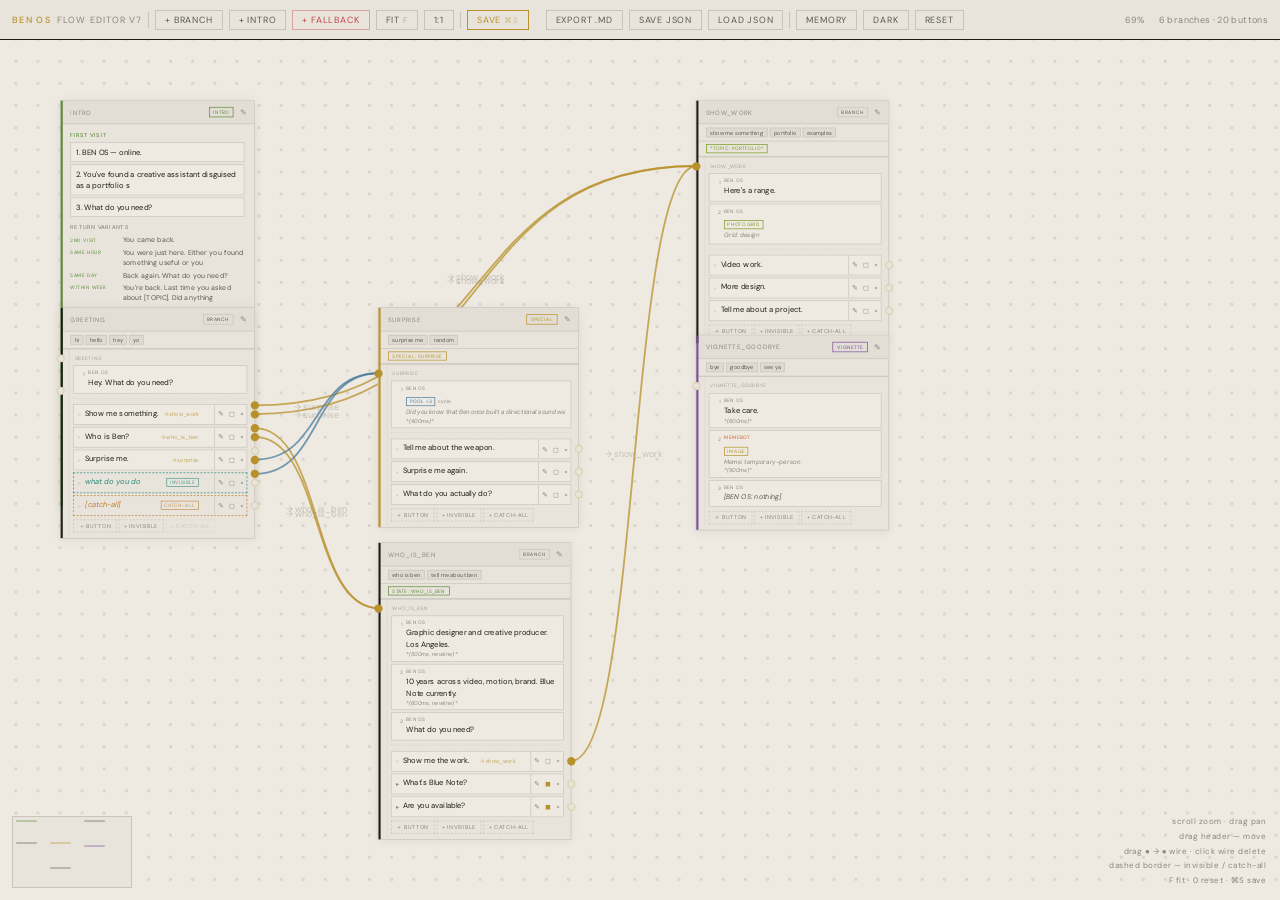
<file: flow-editor/index.html>
<!DOCTYPE html>
<html lang="en">
<head>
<meta charset="UTF-8">
<meta name="viewport" content="width=device-width, initial-scale=1.0">
<title>BEN OS — Flow Editor</title>
<link href="https://fonts.googleapis.com/css2?family=DM+Sans:wght@300;400;500&display=swap" rel="stylesheet">
<style>
*{box-sizing:border-box;margin:0;padding:0}
html,body{height:100%;overflow:hidden;font-family:'DM Sans',-apple-system,sans-serif}
:root{
  --bg:#EEEAE2;--bg2:#E8E4DC;--bg3:#E2DED6;--bg4:#DEDAD2;
  --rule:#C8C4BB;--rule-dark:#1C1C18;
  --text:#1C1C18;--muted:#5A5855;--faint:#8A8680;
  --accent:#B8912A;--memebot:#C4622D;--green:#789922;--special:#4A7B9D;--danger:#C44444;
  --intro:#5A8A3A;--invisible:#2A8A7A;--catchall:#C08030;
  --grid-color:rgba(28,28,24,0.10);--grid-size:32px;--grid-ox:0px;--grid-oy:0px;
}
body.dark{
  --bg:#161612;--bg2:#1C1C18;--bg3:#222220;--bg4:#282824;
  --rule:#2E2E28;--rule-dark:#EEEAE2;
  --text:#EEEAE2;--muted:#8A8680;--faint:#4A4844;--accent:#C4A040;
  --grid-color:rgba(238,234,226,0.055);
}
#tb{position:fixed;top:0;left:0;right:0;height:40px;z-index:1000;display:flex;align-items:center;gap:6px;padding:0 12px;background:var(--bg2);border-bottom:1.5px solid var(--rule-dark)}
.ttag{font-size:9px;letter-spacing:.15em;text-transform:uppercase;color:var(--accent);font-weight:500;flex-shrink:0}
.tlbl{font-size:9px;letter-spacing:.12em;text-transform:uppercase;color:var(--faint);flex-shrink:0}
.tsep{width:1px;height:16px;background:var(--rule);flex-shrink:0}
.tbb{font-size:9px;letter-spacing:.09em;text-transform:uppercase;color:var(--muted);background:transparent;border:0.5px solid var(--rule);padding:3px 9px;cursor:pointer;font-family:inherit;white-space:nowrap;transition:color .15s,border-color .15s;user-select:none}
.tbb:hover{color:var(--text);border-color:var(--muted)}
.tbb.hi{color:var(--accent);border-color:var(--accent)}
.tbb.danger:hover{color:var(--danger);border-color:var(--danger)}
.tbb.mem-on{color:var(--intro);border-color:var(--intro)}
.tsp{flex:1}
.tzoom{font-size:9px;color:var(--faint);min-width:36px;text-align:center}
.tstat{font-size:9px;color:var(--faint);letter-spacing:.04em}
.sdot{width:5px;height:5px;border-radius:50%;background:var(--accent);opacity:0;transition:opacity .2s;flex-shrink:0}
.sdot.on{opacity:1}

#vp{position:fixed;top:40px;left:0;right:0;bottom:0;overflow:hidden;background:var(--bg);cursor:grab}
#vp.panning{cursor:grabbing}
#vp.wiring{cursor:crosshair}
#vp::before{content:'';position:absolute;inset:0;pointer-events:none;z-index:0;background-image:radial-gradient(circle,var(--grid-color) 1.5px,transparent 1.5px);background-size:var(--grid-size) var(--grid-size);background-position:var(--grid-ox) var(--grid-oy)}
#canvas{position:absolute;top:0;left:0;transform-origin:0 0;z-index:1}
#wire-svg{position:absolute;top:0;left:0;width:20000px;height:20000px;pointer-events:none;overflow:visible}
#draft-svg{position:fixed;top:40px;left:0;right:0;bottom:0;pointer-events:none;z-index:500;overflow:visible}

.branch{position:absolute;background:var(--bg2);border:1px solid var(--rule);min-width:280px;max-width:440px;box-shadow:0 2px 14px rgba(28,28,24,.07);transition:box-shadow .15s}
.branch:hover{box-shadow:0 4px 22px rgba(28,28,24,.12)}
.branch.sel{border-color:var(--accent);box-shadow:0 0 0 1.5px var(--accent)}
.branch::before{content:'';position:absolute;top:0;left:0;width:3px;bottom:0;z-index:2}
.branch.t-branch::before{background:var(--rule-dark)}
.branch.t-memebot::before{background:var(--memebot)}
.branch.t-special::before{background:var(--accent)}
.branch.t-vignette::before{background:#7B4A9D}
.branch.t-intro::before{background:#5A8A3A}
.branch.t-exact::before{background:var(--danger)}
.branch.t-fallback::before{background:repeating-linear-gradient(45deg,#C44444,#C44444 3px,#8A2020 3px,#8A2020 6px)}
.br-hdr{padding:9px 10px 9px 14px;border-bottom:0.5px solid var(--rule);display:flex;align-items:center;gap:7px;cursor:move;background:var(--bg3);user-select:none}
.br-id{font-size:9px;letter-spacing:.13em;text-transform:uppercase;color:var(--faint);flex:1;min-width:0;overflow:hidden;text-overflow:ellipsis;white-space:nowrap}
.type-badge{font-size:7px;letter-spacing:.1em;text-transform:uppercase;padding:2px 5px;border:0.5px solid;flex-shrink:0;cursor:pointer}
.type-badge.t-branch{color:var(--muted);border-color:var(--rule)}
.type-badge.t-memebot{color:var(--memebot);border-color:var(--memebot)}
.type-badge.t-special{color:var(--accent);border-color:var(--accent)}
.type-badge.t-vignette{color:#7B4A9D;border-color:#7B4A9D}
.type-badge.t-intro{color:var(--intro);border-color:var(--intro)}
.type-badge.t-exact{color:var(--danger);border-color:var(--danger)}
.type-badge.t-fallback{color:#C44444;border-color:#C44444}
.hbtn{background:none;border:none;color:var(--faint);cursor:pointer;font-size:11px;padding:0 2px;font-family:inherit;flex-shrink:0;transition:color .15s;user-select:none}
.hbtn:hover{color:var(--accent)}
.trigs{padding:5px 10px 5px 14px;border-bottom:0.5px solid var(--rule);display:flex;flex-wrap:wrap;gap:3px}
.trig{font-size:8px;background:var(--bg4);border:0.5px solid var(--rule);padding:1px 5px;color:var(--muted)}

.resp-block{position:relative;padding:8px 10px 8px 18px;border-top:0.5px solid var(--rule)}
.resp-block:first-child{border-top:none}
.resp-block::after{content:'';position:absolute;top:0;bottom:0;left:12px;width:1px;background:var(--rule);opacity:.35;pointer-events:none}
.rid-bar{display:flex;align-items:center;gap:4px;margin-bottom:6px;padding-left:2px}
.rid-lbl{font-size:7px;letter-spacing:.11em;text-transform:uppercase;color:var(--faint);min-width:0;overflow:hidden;text-overflow:ellipsis;white-space:nowrap;opacity:.7}

.node-dot{position:absolute;width:12px;height:12px;border-radius:50%;background:var(--bg2);border:2px solid rgba(184,145,42,0.22);cursor:crosshair;z-index:20;transition:border-color .2s,background .2s,transform .15s;pointer-events:all}
.node-dot:hover{border-color:var(--accent);background:var(--accent);transform:scale(1.2)}
.node-dot.wired{border-color:var(--accent);background:var(--accent)}
.node-dot.drop-target{border-color:var(--green);background:var(--green);transform:scale(1.3)}

.beats-wrap{display:flex;flex-direction:column;gap:3px;margin-bottom:6px}
.beat-row{display:flex;gap:5px;align-items:flex-start;background:var(--bg);border:0.5px solid var(--rule);padding:5px 7px}
.beat-n{font-size:7px;color:var(--faint);min-width:9px;text-align:right;padding-top:2px;flex-shrink:0}
.beat-body{flex:1;min-width:0}
.beat-spk{font-size:7px;letter-spacing:.1em;text-transform:uppercase;margin-bottom:2px}
.beat-spk.benos{color:var(--faint)}.beat-spk.memebot{color:var(--memebot)}
.beat-txt{font-size:11px;line-height:1.5;color:var(--text);overflow:hidden;text-overflow:ellipsis;display:-webkit-box;-webkit-line-clamp:2;-webkit-box-orient:vertical}
.beat-txt.meta{color:var(--muted);font-style:italic;font-size:10px}
.beat-chip{display:inline-block;font-size:7px;letter-spacing:.09em;text-transform:uppercase;padding:1px 4px;border:0.5px solid;margin-bottom:2px}
.btc-grid{color:#789922;border-color:#789922}.btc-image{color:#B8912A;border-color:#B8912A}.btc-video{color:#C4622D;border-color:#C4622D}.btc-component{color:#7B4A9D;border-color:#7B4A9D}.btc-pool{color:#4A7B9D;border-color:#4A7B9D}.btc-pdf{color:#C44444;border-color:#C44444}
.beat-meta{font-size:9px;color:var(--faint);font-style:italic;margin-top:1px;overflow:hidden;text-overflow:ellipsis;white-space:nowrap}
.sep{height:0;border-top:1px dashed var(--rule);margin:4px 0 8px;opacity:.45}
.drag-over{outline:1.5px dashed var(--accent);outline-offset:1px}

.btn-rows{display:flex;flex-direction:column;gap:3px}
.btn-node{background:var(--bg);border:0.5px solid var(--rule);transition:border-color .15s;position:relative}
.btn-node.invisible-btn{background:transparent;border-style:dashed;border-color:var(--invisible)}
.btn-node.catchall-btn{background:transparent;border-style:dashed;border-color:var(--catchall)}
.btn-node.catchall-btn.priority-catchall{border-color:var(--danger)}
.btn-row{display:flex;align-items:stretch;min-height:28px}
.btn-arr{font-size:8px;color:var(--faint);padding:0 6px;display:flex;align-items:center;flex-shrink:0;cursor:pointer;transition:transform .15s,color .15s;user-select:none}
.btn-node.open .btn-arr{transform:rotate(90deg);color:var(--accent)}
.btn-lbl{font-size:11px;color:var(--text);flex:1;padding:5px 4px 5px 0;min-width:0;overflow:hidden;text-overflow:ellipsis;white-space:nowrap;cursor:pointer}
.btn-node.invisible-btn .btn-lbl{color:var(--invisible);font-style:italic}
.btn-node.catchall-btn .btn-lbl{color:var(--catchall);font-style:italic}
.btn-node.catchall-btn.priority-catchall .btn-lbl{color:var(--danger)}
.btn-tag{font-size:7px;letter-spacing:.08em;text-transform:uppercase;padding:1px 4px;border:0.5px solid;flex-shrink:0;margin:auto 4px auto 0;opacity:.8}
.btn-tag.invis{color:var(--invisible);border-color:var(--invisible)}
.btn-tag.catch{color:var(--catchall);border-color:var(--catchall)}
.btn-tag.catch-pri{color:var(--danger);border-color:var(--danger)}
.btn-wire-lbl{font-size:8px;color:var(--accent);padding:0 4px;display:flex;align-items:center;flex-shrink:0;max-width:80px;overflow:hidden;text-overflow:ellipsis;white-space:nowrap;opacity:.75}
.btn-out-space{width:18px;flex-shrink:0}
.btn-acts{display:flex;align-items:center;border-left:0.5px solid var(--rule);flex-shrink:0}
.btn-act{background:none;border:none;color:var(--faint);cursor:pointer;font-size:10px;padding:0 4px;height:100%;font-family:inherit;transition:color .15s;display:flex;align-items:center}
.btn-act:hover{color:var(--accent)}.btn-act.del:hover{color:var(--danger)}
.child-wrap{border-top:0.5px solid var(--rule);background:var(--bg2)}
.child-wrap.d1{background:var(--bg2)}.child-wrap.d2{background:var(--bg3)}.child-wrap.d3{background:var(--bg4)}.child-wrap.d4{background:var(--bg3)}
.add-btn-row{display:flex;gap:3px;margin-top:5px;flex-wrap:wrap}
.add-btn-type{font-size:8px;letter-spacing:.08em;text-transform:uppercase;border:0.5px dashed var(--rule);padding:3px 7px;cursor:pointer;font-family:inherit;background:transparent;color:var(--faint);transition:all .15s}
.add-btn-type:hover{border-color:var(--muted);color:var(--muted)}
.add-btn-type.invis:hover{border-color:var(--invisible);color:var(--invisible)}
.add-btn-type.catch:hover{border-color:var(--catchall);color:var(--catchall)}

:root{--dp-w:280px}
#dp{position:fixed;right:0;top:40px;bottom:0;width:var(--dp-w);background:var(--bg2);border-left:1.5px solid var(--rule-dark);overflow-y:auto;z-index:900;transform:translateX(100%);transition:transform .2s cubic-bezier(.4,0,.2,1)}
#dp-resize{position:fixed;right:var(--dp-w);top:40px;bottom:0;width:6px;cursor:ew-resize;z-index:901;background:transparent;display:none}
#dp-resize:hover,#dp-resize.dragging{background:rgba(184,145,42,.25)}
body.dp-open #dp-resize{display:block}
#dp.open{transform:translateX(0)}
#dp::-webkit-scrollbar{width:3px}
#dp::-webkit-scrollbar-thumb{background:var(--rule)}
.dp-top{padding:9px 12px;border-bottom:0.5px solid var(--rule);display:flex;align-items:center;justify-content:space-between;position:sticky;top:0;z-index:10;background:var(--bg2)}
.dp-tlbl{font-size:8px;letter-spacing:.14em;text-transform:uppercase;color:var(--faint)}
.dp-x{background:none;border:none;color:var(--faint);cursor:pointer;font-size:15px;line-height:1;font-family:inherit}
.dp-x:hover{color:var(--text)}
.dp-sec{padding:11px 13px;border-bottom:0.5px solid var(--rule)}
.dp-lbl{display:block;font-size:8px;letter-spacing:.13em;text-transform:uppercase;color:var(--faint);margin-bottom:4px;font-weight:500}
.dp-in{width:100%;background:var(--bg);border:0.5px solid var(--rule);color:var(--text);font-family:inherit;font-size:11px;padding:5px 6px;outline:none;resize:vertical;line-height:1.6;transition:border-color .2s}
.dp-in:focus{border-color:var(--accent)}
.dp-row{display:flex;gap:3px;align-items:flex-start;margin-bottom:3px}
.dp-row .dp-in{flex:1;margin:0}
.dp-ico{background:none;border:0.5px solid var(--rule);color:var(--faint);cursor:pointer;padding:4px 6px;font-family:inherit;font-size:10px;transition:color .15s,border-color .15s;flex-shrink:0}
.dp-ico:hover{color:var(--danger);border-color:var(--danger)}
.dp-tags{display:flex;flex-wrap:wrap;gap:3px;margin-top:4px}
.dp-tag{font-size:8px;background:var(--bg3);border:0.5px solid var(--rule);padding:2px 5px;color:var(--muted);display:flex;align-items:center;gap:3px}
.dp-tag button{background:none;border:none;color:var(--faint);cursor:pointer;font-size:9px;line-height:1;padding:0;font-family:inherit}
.dp-tag button:hover{color:var(--danger)}
.dp-tag-in{font-size:9px;background:transparent;border:none;outline:none;color:var(--text);font-family:inherit;width:76px}
.dp-types{display:flex;gap:3px;flex-wrap:wrap;margin-top:4px}
.dp-type{font-size:8px;letter-spacing:.08em;text-transform:uppercase;border:0.5px solid var(--rule);padding:2px 7px;color:var(--muted);cursor:pointer;font-family:inherit;background:transparent;transition:all .15s}
.dp-type.on{border-color:var(--accent);color:var(--accent);background:var(--bg)}
.dp-add{font-size:8px;letter-spacing:.09em;text-transform:uppercase;color:var(--faint);background:none;border:none;cursor:pointer;padding:3px 0 0;font-family:inherit;transition:color .15s;display:block}
.dp-add:hover{color:var(--accent)}
.dp-del{width:100%;font-size:8px;letter-spacing:.09em;text-transform:uppercase;color:var(--danger);background:none;border:0.5px solid rgba(196,68,68,.3);padding:6px;cursor:pointer;font-family:inherit;transition:border-color .15s}
.dp-del:hover{border-color:var(--danger)}
.beat-ed{background:var(--bg);border:0.5px solid var(--rule);padding:7px 9px;margin-bottom:5px}
.pool-ed{background:var(--bg);border:0.5px solid var(--invisible);padding:7px 9px;margin-bottom:5px}
.btype-row{display:flex;gap:3px;flex-wrap:wrap;margin-bottom:7px}
.btype-btn{font-size:8px;letter-spacing:.07em;text-transform:uppercase;border:0.5px solid var(--rule);padding:2px 6px;color:var(--muted);cursor:pointer;font-family:inherit;background:transparent;transition:all .15s}
.btype-btn.on{border-color:var(--accent);color:var(--accent);background:var(--bg2)}
.spk-row{display:flex;gap:3px;margin-bottom:7px}
.spk-btn{font-size:8px;letter-spacing:.07em;text-transform:uppercase;border:0.5px solid var(--rule);padding:2px 7px;cursor:pointer;font-family:inherit;background:transparent;transition:all .15s;color:var(--muted)}
.spk-btn.on-benos{border-color:var(--faint);color:var(--faint);background:var(--bg2)}
.spk-btn.on-memebot{border-color:var(--memebot);color:var(--memebot);background:var(--bg2)}
.bf-lbl{font-size:8px;letter-spacing:.09em;text-transform:uppercase;color:var(--faint);display:block;margin-bottom:3px}
.coll-chips{display:flex;flex-wrap:wrap;gap:3px;margin-top:4px}
.coll-chip{font-size:8px;border:0.5px solid var(--rule);padding:2px 6px;color:var(--muted);cursor:pointer;font-family:inherit;background:transparent;transition:all .15s}
.coll-chip.on{border-color:#789922;color:#789922;background:var(--bg2)}
.pool-mode-row{display:flex;gap:3px;margin-bottom:7px}
.pool-mode-btn{font-size:8px;letter-spacing:.07em;text-transform:uppercase;border:0.5px solid var(--rule);padding:2px 6px;color:var(--muted);cursor:pointer;font-family:inherit;background:transparent;transition:all .15s}
.pool-mode-btn.on{border-color:var(--invisible);color:var(--invisible);background:var(--bg2)}
.pool-variant-ed{background:var(--bg2);border:0.5px solid var(--rule);padding:6px 8px;margin-bottom:4px;display:flex;gap:4px;align-items:flex-start}
.pool-variant-wrap{background:var(--bg)}

#mem-panel{position:fixed;bottom:14px;right:14px;width:224px;background:var(--bg2);border:1px solid var(--intro);z-index:800;transition:transform .2s ease,opacity .2s ease}
body.dp-open #mem-panel{right:calc(var(--dp-w) + 14px)}
#mem-panel.hidden{transform:translateY(8px);opacity:0;pointer-events:none}
.mem-hdr{padding:7px 10px;border-bottom:0.5px solid rgba(123,74,157,.4);display:flex;align-items:center;justify-content:space-between;background:rgba(123,74,157,.08);cursor:pointer}
.mem-title{font-size:8px;letter-spacing:.14em;text-transform:uppercase;color:var(--intro)}
.mem-x{background:none;border:none;color:var(--faint);cursor:pointer;font-size:13px;line-height:1;font-family:inherit}
.mem-body{padding:8px 10px}
.mem-sec-lbl{font-size:7px;letter-spacing:.14em;text-transform:uppercase;color:var(--faint);margin-bottom:4px;margin-top:6px;font-weight:500;display:block}
.mem-var{display:flex;align-items:flex-start;gap:5px;padding:3px 0;border-bottom:0.5px solid var(--rule)}
.mem-var:last-child{border-bottom:none}
.mem-key{font-size:9px;font-family:monospace;color:var(--accent);min-width:85px;flex-shrink:0;padding-top:1px}
.mem-desc{font-size:9px;color:var(--muted);flex:1;line-height:1.4}
.mem-note{font-size:9px;color:var(--faint);font-style:italic;margin-top:6px;line-height:1.5}

#mm{position:fixed;bottom:12px;left:12px;width:120px;height:72px;background:var(--bg2);border:0.5px solid var(--rule);z-index:800;overflow:hidden;cursor:pointer}
.mm-b{position:absolute;opacity:.33;border-radius:1px}
.mm-b.t-branch{background:var(--muted)}.mm-b.t-memebot{background:var(--memebot)}.mm-b.t-special{background:var(--accent)}.mm-b.t-vignette{background:#7B4A9D}.mm-b.t-intro{background:var(--intro)}.mm-b.t-exact{background:var(--danger)}.mm-b.t-fallback{background:#C44444}
.mm-v{position:absolute;border:1px solid var(--accent);pointer-events:none;opacity:.65}
#hints{position:fixed;bottom:12px;right:14px;font-size:8px;letter-spacing:.06em;color:var(--faint);text-align:right;line-height:1.85;pointer-events:none;z-index:700}
body.dp-open #hints{right:calc(var(--dp-w) + 14px)}
#toast{position:fixed;bottom:52px;left:50%;transform:translateX(-50%);background:var(--text);color:var(--bg);font-size:9px;letter-spacing:.1em;text-transform:uppercase;padding:5px 13px;z-index:2000;opacity:0;pointer-events:none;transition:opacity .18s;white-space:nowrap}
#toast.show{opacity:1}
.tb-tip{position:fixed;background:var(--text);color:var(--bg);font-size:8px;letter-spacing:.07em;padding:4px 9px;pointer-events:none;z-index:2000;white-space:nowrap;opacity:0;transition:opacity .15s;transform:translateY(2px)}
.tb-tip.show{opacity:1;transform:translateY(0)}
#wire-hint{position:fixed;top:52px;left:50%;transform:translateX(-50%);font-size:9px;letter-spacing:.1em;text-transform:uppercase;color:var(--accent);background:var(--bg2);border:0.5px solid var(--accent);padding:4px 12px;z-index:900;opacity:0;pointer-events:none;transition:opacity .2s}
#wire-hint.show{opacity:1}
</style>
</head>
<body>
<div id="tb">
  <span class="ttag">BEN OS</span>
  <span class="tlbl">Flow Editor v7</span>
  <div class="tsep"></div>
  <button class="tbb" onclick="addBranch()" title="Add a new branch at current view position">+ Branch</button>
  <button class="tbb" onclick="addIntroBranch()" title="Add the intro branch — entry point of the conversation (only one allowed)">+ Intro</button>
  <button class="tbb" style="color:#C44444;border-color:rgba(196,68,68,.4)" onclick="addFallbackBranch()" title="Add global fallback — fires when nothing else matches anywhere (only one allowed)" title="Global catch-all — fires when nothing else matches">+ Fallback</button>
  <button class="tbb" onclick="fitAll()" title="Fit all branches into view (F)">Fit <span style="opacity:.4;font-size:8px">F</span></button>
  <button class="tbb" onclick="resetZoom()" title="Reset zoom to 100% (0)">1:1</button>
  <div class="tsep"></div>
  <button class="tbb hi" onclick="saveNow()" title="Save to browser localStorage — quick session save (⌘S)">Save <span style="opacity:.5;font-size:8px">⌘S</span></button>
  <div class="sdot" id="sdot"></div>
  <button class="tbb" onclick="exportMd()" title="Export .md in SCRIPT.md format — share with Claude to generate chat.js">Export .md</button>
  <button class="tbb" onclick="saveJson()" title="Download lossless .json — use this for real persistent saves and version snapshots">Save JSON</button>
  <label class="tbb" style="cursor:pointer" title="Load a previously saved JSON file">Load JSON<input type="file" accept=".json" style="display:none" onchange="loadJson(event)"></label>
  <div class="tsep"></div>
  <button class="tbb" id="mem-btn" onclick="toggleMem()">Memory</button>
  <button class="tbb" onclick="toggleDark()" title="Toggle editor dark/light mode">Dark</button>
  <button class="tbb danger" onclick="resetAll()" title="Reset canvas to default example data (destructive — cannot be undone)">Reset</button>
  <div class="tsp"></div>
  <span class="tzoom" id="zlbl">100%</span>
  <span class="tstat" id="slbl"></span>
</div>

<div id="vp">
  <div id="canvas">
    <svg id="wire-svg" xmlns="http://www.w3.org/2000/svg"></svg>
  </div>
</div>
<svg id="draft-svg" xmlns="http://www.w3.org/2000/svg">
  <path id="draft-path" fill="none" stroke="var(--accent)" stroke-width="1.8" stroke-dasharray="5 4" opacity=".8" d=""/>
</svg>

<div id="dp-resize" id="dp-resize"></div>
<div id="dp">
  <div class="dp-top">
    <span class="dp-tlbl" id="dp-title">Edit</span>
    <button class="dp-x" onclick="closeDP()">×</button>
  </div>
  <div id="dp-body"></div>
</div>

<div id="mem-panel" class="hidden">
  <div class="mem-hdr" onclick="toggleMem()">
    <span class="mem-title">Memory Variables</span>
    <button class="mem-x">×</button>
  </div>
  <div class="mem-body">
    <span class="mem-sec-lbl" style="margin-top:0">Reads — MEM.get()</span>
    <div class="mem-var"><span class="mem-key">visit_count</span><span class="mem-desc">Total visits (number)</span></div>
    <div class="mem-var"><span class="mem-key">last_visit</span><span class="mem-desc">Timestamp of last visit</span></div>
    <div class="mem-var"><span class="mem-key">last_topic</span><span class="mem-desc">Last topic saved</span></div>
    <div class="mem-var"><span class="mem-key">known_name</span><span class="mem-desc">User's name if shared</span></div>
    <div class="mem-var"><span class="mem-key">dark_mode</span><span class="mem-desc">Dark preference (bool)</span></div>
    <span class="mem-sec-lbl">Writes — MEM.set()</span>
    <div class="mem-var"><span class="mem-key">*Topic: x*</span><span class="mem-desc">Annotate beat to save topic</span></div>
    <div class="mem-var"><span class="mem-key">[NAME]</span><span class="mem-desc">Captures name from input</span></div>
    <div class="mem-var"><span class="mem-key">dark_mode</span><span class="mem-desc">Auto-saved on toggle</span></div>
    <span class="mem-sec-lbl">Use in beat text</span>
    <div class="mem-var"><span class="mem-key">[NAME]</span><span class="mem-desc">Inserts known name</span></div>
    <div class="mem-var"><span class="mem-key">[ECHO]</span><span class="mem-desc">Repeats last user input</span></div>
    <div class="mem-var"><span class="mem-key">[TOPIC]</span><span class="mem-desc">Last saved topic</span></div>
    <div class="mem-note">Intro branch reads visit_count + last_visit to pick the return variant. Conditions: 2nd_visit · same_hour · same_day · within_week · within_month · longer.</div>
  </div>
</div>

<div id="mm"></div>
<div id="wire-hint">Drop on a ● input to connect</div>
<div id="hints">
  scroll zoom · drag pan<br>
  drag header — move<br>
  drag ● → ● wire · click wire delete<br>
  dashed border — invisible / catch-all<br>
  F fit · 0 reset · ⌘S save
</div>
<div id="toast"></div>

<script>
const COLLS=['design','video','posters','blue-note','aerovironment'];
const COMP_KINDS=['dark_mode','misfortunes','custom'];
const BEAT_TYPES=[{id:'text',lbl:'Text'},{id:'pool',lbl:'Pool'},{id:'grid',lbl:'Photo Grid'},{id:'image',lbl:'Image'},{id:'video',lbl:'Video'},{id:'component',lbl:'Component'},{id:'pdf',lbl:'PDF'}];
let _uid=0;const uid=p=>p+'_'+(++_uid).toString(36);
function mkBeat(type='text',text='',speaker='BEN OS',media=null,pause=0,display='default'){return{id:uid('bt'),speaker,type,text,pause,display,isPool:false,poolMode:'random',variants:[],media:media||defMedia(type)};}
function defMedia(t){if(t==='grid')return{collection:'design',picks:[]};if(t==='image')return{src:'',memeId:''};if(t==='video')return{url:'',label:'',thumb:''};if(t==='component')return{kind:'dark_mode'};if(t==='pdf')return{src:'',label:'',description:''};return null;}
function mkPool(vs=[],mode='random',speaker='BEN OS',pause=0,display='default'){return{id:uid('bt'),speaker,type:'pool',text:'',pause,display,isPool:true,poolMode:mode,variants:vs.map(v=>({id:uid('v'),text:v,weight:1,beats:[],buttons:[]})),media:null};}
function mkBtn(label='',visible=true){return{id:uid('b'),label,visible,btnType:'normal',priority:false,wireTarget:null,child:null,triggers:[],scopedState:'',matchPriority:'global'};}
function mkCatchall(priority=false){return{id:uid('b'),label:'[catch-all]',visible:false,btnType:'catchall',priority,wireTarget:null,child:null,triggers:[],scopedState:'',matchPriority:'catchall'};}
function mkResp(rid='',beats=[],buttons=[]){return{rid,beats,buttons};}

function assignRids(branch){
  function walk(resp,pr){
    const used={};
    resp.buttons.forEach(btn=>{
      if(!btn.child)return;
      // Inline child — mark as nested priority
      btn.matchPriority='nested';
      const words=btn.label.toLowerCase().replace(/[^a-z0-9 ]/g,'').split(/\s+/).filter(Boolean);
      let slug='';const sibs=resp.buttons.filter(b=>b.id!==btn.id&&b.child);
      for(let i=0;i<words.length;i++){slug+=words[i];const ss=sibs.map(s=>{const sw=s.label.toLowerCase().replace(/[^a-z0-9 ]/g,'').split(/\s+/).filter(Boolean);let sl='';for(let j=0;j<=i&&j<sw.length;j++)sl+=sw[j];return sl;});if(!ss.includes(slug))break;}
      if(!slug)slug='r';if(used[slug]!==undefined){used[slug]++;slug+=used[slug];}else used[slug]=1;
      btn.child.rid=pr+'.'+slug;walk(btn.child,btn.child.rid);
    });
  }
  branch.root.rid=branch.id;walk(branch.root,branch.id);
}
function walkBtns(resp,fn){resp.buttons.forEach(b=>{fn(b);if(b.child)walkBtns(b.child,fn)});}
function walkVariantBtns(branch,fn){
  if(!branch.root)return;
  walkResps(branch.root,resp=>{resp.beats.forEach(beat=>{if((beat.isPool||beat.type==='pool')&&beat.variants)beat.variants.forEach(v=>(v.buttons||[]).forEach(fn));});});
}
function walkResps(resp,fn){fn(resp);resp.buttons.forEach(b=>{if(b.child)walkResps(b.child,fn)});}
function findBtn(branch,id){let f=null;walkBtns(branch.root,b=>{if(b.id===id)f=b});return f;}
function getParentResp(branch,btnId){let f=null;const walk=r=>{if(r.buttons.some(b=>b.id===btnId)){f=r;return;}r.buttons.forEach(b=>{if(b.child)walk(b.child);});};walk(branch.root);return f;}
function branchOfRid(rid){return BRANCHES.find(b=>{let ok=false;if(b.root)walkResps(b.root,r=>{if(r.rid===rid)ok=true});return ok;})||null;}
function cssVar(v){return getComputedStyle(document.documentElement).getPropertyValue(v).trim();}
function wireColor(tb){
  if(!tb)return cssVar('--accent');
  if(tb.type==='memebot') return cssVar('--memebot');
  if(tb.type==='vignette')return '#7B4A9D';
  if(tb.type==='special') return cssVar('--special');
  if(tb.type==='intro')   return '#5A8A3A';
  if(tb.type==='exact')   return cssVar('--danger');
  if(tb.type==='fallback')return '#C44444';
  return cssVar('--accent');
}
function beatPreview(beat){if(beat.isPool||beat.type==='pool'){const vs=beat.variants||[];return vs.length?vs[0].text.slice(0,55)||'(empty pool)':'(empty pool)';}if(beat.type==='text')return beat.text;if(beat.type==='grid'){const m=beat.media||{};return m.picks&&m.picks.length?`Grid: ${m.picks.length} imgs`:`Grid: ${m.collection||'design'}`;}if(beat.type==='image'){const m=beat.media||{};return m.memeId?`Meme: ${m.memeId}`:m.src||'(no image)';}if(beat.type==='video'){const m=beat.media||{};return m.label||m.url||'(no video)';}if(beat.type==='component')return`[${(beat.media||{}).kind||'?'}]`;if(beat.type==='pdf'){const m=beat.media||{};return'PDF: '+(m.label||m.src||'(no file)');}return beat.text||'';}

function buildIntroPool(){
  return{id:'intro',type:'intro',x:80,y:40,triggers:[],root:mkResp('',[],[mkBtn('Show me something.'),mkBtn('Who is Ben?'),mkBtn('Predict my future.'),mkBtn('Surprise me.')]),
    introPool:{
      firstVisit:[mkBeat('text',"BEN OS — online."),mkBeat('text',"You've found a creative assistant disguised as a portfolio site. Or a portfolio site disguised as a creative assistant."),mkBeat('text',"What do you need?")],
      returnVisits:[
        {condition:'2nd_visit',beats:[mkBeat('text',"You came back.")]},
        {condition:'same_hour',beats:[mkBeat('text',"You were just here. Either you found something useful or you didn't. Which was it?")]},
        {condition:'same_day',beats:[mkBeat('text',"Back again. What do you need?")]},
        {condition:'within_week',beats:[mkBeat('text',"You're back. Last time you asked about [TOPIC]. Did anything come of it?")]},
        {condition:'within_month',beats:[mkBeat('text',"You've been here before. Things may or may not have changed. What do you need?")]},
        {condition:'longer',beats:[mkBeat('text',"It's been a while. What are you working on now?")]}
      ]
    }
  };
}

function buildDefault(){
  const intro=buildIntroPool();
  const greeting={id:'greeting',type:'branch',x:80,y:340,triggers:['hi','hello','hey','yo'],state:'',topic:'',special:'none',exactMatch:'',
    root:mkResp('',[mkBeat('text',"Hey. What do you need?",'BEN OS',null,0,'default')],[
      mkBtn('Show me something.'),mkBtn('Who is Ben?'),mkBtn('Surprise me.'),
      Object.assign(mkBtn('what do you do',false),{triggers:['what do you do','what kind of work','services']}),
      mkCatchall(false)
    ])};
  const who={id:'who_is_ben',type:'branch',x:540,y:680,triggers:['who is ben','tell me about ben'],state:'who_is_ben',topic:'',special:'none',exactMatch:'',
    root:mkResp('',[mkBeat('text',"Graphic designer and creative producer. Los Angeles.",'BEN OS',null,500,'newline'),mkBeat('text',"10 years across video, motion, brand. Blue Note currently.",'BEN OS',null,600,'newline'),mkBeat('text',"What do you need?",'BEN OS',null,0,'default')],[mkBtn('Show me the work.'),mkBtn("What's Blue Note?"),mkBtn('Are you available?')])};
  who.root.buttons[1].child=mkResp('',[mkBeat('text',"Blue Note LA. Ben is in-house designer on the marketing team."),mkBeat('text',"It is, in fact, a good sentence to have in a bio.")],[mkBtn('What does he do there?'),mkBtn('What do you actually do?')]);
  who.root.buttons[2].child=mkResp('',[mkBeat('text',"Full-time at Blue Note right now. That will change."),mkBeat('text',"The right project still gets a yes. What's yours?")],[]);
  const sw={id:'show_work',type:'branch',x:1000,y:40,triggers:['show me something','portfolio','examples'],state:'',topic:'portfolio',special:'none',exactMatch:'',
    root:mkResp('',[mkBeat('text',"Here's a range."),mkBeat('grid','',undefined,{collection:'design',picks:[]})],[mkBtn('Video work.'),mkBtn('More design.'),mkBtn('Tell me about a project.')])};
  const surprise={id:'surprise',type:'special',x:540,y:340,triggers:['surprise me','random'],state:'',topic:'',special:'surprise',exactMatch:'',
    root:mkResp('',[mkPool(["Did you know that Ben once built a directional sound weapon—","Did you know that Ben's chess set is based on Man Ray's 1920 designs—","Did you know that Ben went from defense contractor to jazz—"],'cycle','BEN OS',400,'default')],[mkBtn('Tell me about the weapon.'),mkBtn('Surprise me again.'),mkBtn('What do you actually do?')])};
  const bye={id:'vignette_goodbye',type:'vignette',x:1000,y:380,triggers:['bye','goodbye','see ya'],state:'',topic:'',special:'none',exactMatch:'',
    root:mkResp('',[mkBeat('text',"Take care.",'BEN OS',null,600,'default'),mkBeat('image','','MEMEBOT',{memeId:'temporary-person',src:''},900,'default'),mkBeat('text',"[BEN OS: nothing]",'BEN OS',null,0,'default')],[])};
  const all=[intro,greeting,who,sw,surprise,bye];
  all.forEach(b=>{if(b.root&&b.id!=='intro')assignRids(b);});
  // Wire intro door buttons to their branches
  intro.root.buttons[0].wireTarget=sw.root.rid;intro.root.buttons[0].matchPriority='wire';       // Show me something → show_work
  intro.root.buttons[1].wireTarget=who.root.rid;intro.root.buttons[1].matchPriority='wire';      // Who is Ben → who_is_ben
  // Predict my future and Surprise me have no branch yet — leave unwired
  intro.root.buttons[3].wireTarget=surprise.root.rid;intro.root.buttons[3].matchPriority='wire'; // Surprise me → surprise
  greeting.root.buttons[0].wireTarget=sw.root.rid;greeting.root.buttons[0].matchPriority='wire';
  greeting.root.buttons[1].wireTarget=who.root.rid;greeting.root.buttons[1].matchPriority='wire';
  greeting.root.buttons[2].wireTarget=surprise.root.rid;greeting.root.buttons[2].matchPriority='wire';
  who.root.buttons[0].wireTarget=sw.root.rid;who.root.buttons[0].matchPriority='wire';
  return all;
}

let BRANCHES=[];
function migrateBranch(b){
  // Fill in fields added after initial saves
  b.state=b.state||'';b.topic=b.topic||'';b.special=b.special||'none';b.exactMatch=b.exactMatch||'';b.isGlobalFallback=b.isGlobalFallback||false;b.chatbar=b.chatbar||{placeholder:'',disabled:false};
  if(b.root)walkBtns(b.root,btn=>{btn.scopedState=btn.scopedState||'';btn.triggers=btn.triggers||[];
    // Backfill matchPriority based on existing structure
    if(!btn.matchPriority){
      if(btn.btnType==='catchall')btn.matchPriority='catchall';
      else if(btn.wireTarget)btn.matchPriority='wire';
      else if(btn.child)btn.matchPriority='nested';
      else btn.matchPriority='global';
    }
  });
  if(b.root)walkResps(b.root,resp=>{resp.beats&&resp.beats.forEach(beat=>{beat.pause=beat.pause||0;beat.display=beat.display||'default';beat.speaker=beat.speaker||'BEN OS';if(beat.variants)beat.variants.forEach(v=>{v.beats=v.beats||[];v.buttons=(v.buttons||[]).map(b=>({id:b.id||uid('vb'),label:b.label||'',visible:true,btnType:'normal',priority:false,wireTarget:b.wireTarget||null,child:null,triggers:[],scopedState:''}));});});});
  return b;
}
function load(){
  try{
    const r=localStorage.getItem('benos_v7');
    if(r){BRANCHES=JSON.parse(r);BRANCHES.forEach(migrateBranch);}
    else BRANCHES=buildDefault();
  }catch(e){BRANCHES=buildDefault();}
}
function saveNow(){localStorage.setItem('benos_v7',JSON.stringify(BRANCHES));setDirty(false);toast('Saved.');}
let dirty=false;function setDirty(v){dirty=v;document.getElementById('sdot').classList.toggle('on',v);}
function markDirty(){setDirty(true);}
window.addEventListener('beforeunload',e=>{if(dirty){e.preventDefault();e.returnValue='';}});

let tx=80,ty=80,sc=1,panning=false,panS={x:0,y:0},panO={x:0,y:0},dragging=null,dOff={x:0,y:0},selId=null,editState=null;
const expanded=new Set();
const VP=document.getElementById('vp'),CANVAS=document.getElementById('canvas'),WSVG=document.getElementById('wire-svg'),DRAFTPATH=document.getElementById('draft-path');
let wiring=null,mouseVP={x:0,y:0},memVisible=false;
function vpToCvs(x,y){return{x:(x-tx)/sc,y:(y-ty)/sc};}
function domCenter(el){const r=el.getBoundingClientRect(),vpr=VP.getBoundingClientRect();return{x:r.left-vpr.left+r.width/2,y:r.top-vpr.top+r.height/2};}
function domCenterCvs(el){const vc=domCenter(el);return vpToCvs(vc.x,vc.y);}

function renderAll(){
  Array.from(CANVAS.children).forEach(el=>{if(el!==WSVG)el.remove();});
  BRANCHES.forEach(b=>CANVAS.appendChild(makeBranchEl(b)));
  requestAnimationFrame(()=>{placeDots();drawWires();});
  updateMM();updateStat();
}

function placeDots(){
  BRANCHES.forEach(branch=>{
    if(!branch.root)return;
    const brEl=document.getElementById('br-'+branch.id);if(!brEl)return;
    const vpr=VP.getBoundingClientRect(),brRect=brEl.getBoundingClientRect();
    walkResps(branch.root,resp=>{
      const ridBar=document.getElementById('ridb-'+resp.rid);const dot=document.getElementById('ind-'+resp.rid);
      if(!ridBar||!dot)return;const rb=ridBar.closest('.resp-block');if(!rb)return;
      const rbr=rb.getBoundingClientRect(),ridr=ridBar.getBoundingClientRect();
      dot.style.left=((rbr.left-vpr.left)/sc-tx/sc-6)+'px';dot.style.top=((ridr.top-vpr.top+ridr.height/2)/sc-ty/sc-6)+'px';
    });
    walkBtns(branch.root,btn=>{
      const dot=document.getElementById('outd-'+btn.id);const rowEl=document.getElementById('btnrow-'+btn.id);if(!dot||!rowEl)return;
      const rowr=rowEl.getBoundingClientRect();
      dot.style.left=((brRect.right-vpr.left)/sc-tx/sc-6)+'px';dot.style.top=((rowr.top-vpr.top+rowr.height/2)/sc-ty/sc-6)+'px';
    });
    walkVariantBtns(branch,vcBtn=>{
      const dot=document.getElementById('outd-'+vcBtn.id);if(!dot)return;
      // float to right edge of branch, aligned to card vertical center
      dot.style.left=((brRect.right-vpr.left)/sc-tx/sc-5)+'px';
      dot.style.top=((brRect.top+brRect.height/2-vpr.top)/sc-ty/sc-5)+'px';
    });
  });
}

function makeBranchEl(b){
  const el=document.createElement('div');el.className=`branch t-${b.type}${selId===b.id?' sel':''}`;el.id='br-'+b.id;el.style.cssText=`left:${b.x}px;top:${b.y}px`;
  const hdr=document.createElement('div');hdr.className='br-hdr';hdr.addEventListener('mousedown',e=>{if(e.button===0&&!wiring)startDrag(e,b);});
  const idSpan=document.createElement('span');idSpan.className='br-id';idSpan.title=b.id;idSpan.textContent=b.id;
  const badge=document.createElement('span');badge.className=`type-badge t-${b.type}`;badge.textContent=b.type;badge.title='Click to cycle branch type (branch → memebot → special → vignette → exact → fallback)';badge.addEventListener('mousedown',e=>e.stopPropagation());badge.onclick=()=>cycleType(b);
  const editBtn=document.createElement('button');editBtn.className='hbtn';editBtn.textContent='✎';editBtn.addEventListener('mousedown',e=>e.stopPropagation());editBtn.onclick=()=>{selId=b.id;renderAll();openDP({kind:'branch',branchId:b.id});};
  hdr.appendChild(idSpan);hdr.appendChild(badge);hdr.appendChild(editBtn);el.appendChild(hdr);
  if(b.type==='fallback'){const tr=document.createElement('div');tr.className='trigs';const p=document.createElement('span');p.className='trig';p.style.cssText='color:#C44444;border-color:#C44444;font-style:italic';p.textContent='fires when nothing else matches';tr.appendChild(p);el.appendChild(tr);}
  else if(b.type==='exact'&&b.exactMatch){const tr=document.createElement('div');tr.className='trigs';const p=document.createElement('span');p.className='trig';p.style.color='var(--danger)';p.textContent='+b.exactMatch+';tr.appendChild(p);el.appendChild(tr);}else if(b.triggers&&b.triggers.length){const tr=document.createElement('div');tr.className='trigs';b.triggers.slice(0,6).forEach(t=>{const p=document.createElement('span');p.className='trig';p.textContent=t;tr.appendChild(p);});if(b.triggers.length>6){const m=document.createElement('span');m.className='trig';m.style.color='var(--faint)';m.textContent='+'+(b.triggers.length-6);tr.appendChild(m);}el.appendChild(tr);}
  // State / topic / special badges
  const hasMeta=(b.state||b.topic||(b.special&&b.special!=='none'&&b.special)||b.exactMatch||b.isGlobalFallback||(b.chatbar&&(b.chatbar.disabled||b.chatbar.placeholder)));
  if(hasMeta){
    const meta=document.createElement('div');meta.style.cssText='padding:4px 10px 4px 14px;border-bottom:0.5px solid var(--rule);display:flex;flex-wrap:wrap;gap:3px';
    if(b.state){const mg=document.createElement('span');mg.style.cssText='font-size:7px;letter-spacing:.09em;text-transform:uppercase;border:0.5px solid var(--intro);color:var(--intro);padding:1px 5px';mg.textContent='STATE: '+b.state;meta.appendChild(mg);}
    if(b.topic){const mg=document.createElement('span');mg.style.cssText='font-size:7px;letter-spacing:.09em;text-transform:uppercase;border:0.5px solid var(--green);color:var(--green);padding:1px 5px';mg.textContent='*topic: '+b.topic+'*';meta.appendChild(mg);}
    if(b.special&&b.special!=='none'){const mg=document.createElement('span');mg.style.cssText='font-size:7px;letter-spacing:.09em;text-transform:uppercase;border:0.5px solid var(--accent);color:var(--accent);padding:1px 5px';mg.textContent='SPECIAL: '+b.special;meta.appendChild(mg);}
    if(b.exactMatch){const mg=document.createElement('span');mg.style.cssText='font-size:7px;letter-spacing:.09em;text-transform:uppercase;border:0.5px solid var(--danger);color:var(--danger);padding:1px 5px';mg.textContent='EXACT: "'+b.exactMatch+'"';meta.appendChild(mg);}
    el.appendChild(meta);
  }
  if(b.type==='intro'){el.appendChild(makeIntroEl(b));if(b.root)el.appendChild(makeRespEl(b,b.root,0));}else if(b.root){el.appendChild(makeRespEl(b,b.root,0));}
  return el;
}

function makeIntroEl(branch){
  const pool=branch.introPool;const wrap=document.createElement('div');wrap.style.cssText='padding:10px 14px';
  const fvl=document.createElement('div');fvl.style.cssText='font-size:8px;letter-spacing:.12em;text-transform:uppercase;color:var(--intro);margin-bottom:6px;font-weight:500';fvl.textContent='First Visit';wrap.appendChild(fvl);
  (pool.firstVisit||[]).slice(0,3).forEach((beat,i)=>{const row=document.createElement('div');row.style.cssText='font-size:11px;color:var(--text);background:var(--bg);border:0.5px solid var(--rule);padding:5px 7px;margin-bottom:3px;line-height:1.5';row.textContent=(i+1)+'. '+beatPreview(beat).slice(0,60);wrap.appendChild(row);});
  const rvl=document.createElement('div');rvl.style.cssText='font-size:8px;letter-spacing:.12em;text-transform:uppercase;color:var(--faint);margin:10px 0 6px;font-weight:500';rvl.textContent='Return Variants';wrap.appendChild(rvl);
  (pool.returnVisits||[]).forEach(rv=>{const row=document.createElement('div');row.style.cssText='display:flex;gap:6px;align-items:flex-start;margin-bottom:3px';const cond=document.createElement('span');cond.style.cssText='font-size:7px;letter-spacing:.08em;text-transform:uppercase;color:var(--intro);min-width:70px;padding-top:3px;flex-shrink:0';cond.textContent=rv.condition.replace(/_/g,' ');const txt=document.createElement('span');txt.style.cssText='font-size:10px;color:var(--muted);flex:1;line-height:1.5';txt.textContent=(rv.beats[0]?beatPreview(rv.beats[0]):'').slice(0,60);row.appendChild(cond);row.appendChild(txt);wrap.appendChild(row);});
  const editBtn=document.createElement('button');editBtn.style.cssText='font-size:8px;letter-spacing:.09em;text-transform:uppercase;color:var(--intro);background:none;border:0.5px solid rgba(123,74,157,.4);padding:4px 9px;cursor:pointer;font-family:inherit;margin-top:8px;transition:border-color .15s';editBtn.textContent='Edit intro beats ✎';editBtn.addEventListener('mousedown',e=>e.stopPropagation());editBtn.onclick=()=>{selId=branch.id;renderAll();openDP({kind:'branch',branchId:branch.id});};wrap.appendChild(editBtn);
  // Divider
  const div=document.createElement('div');div.style.cssText='height:0;border-top:1px dashed rgba(123,74,157,.35);margin:10px 0 0';wrap.appendChild(div);
  return wrap;
}

function makeRespEl(branch,resp,depth){
  const wrap=document.createElement('div');wrap.className='resp-block';wrap.id='resp-'+resp.rid;
  let isWired=false;BRANCHES.forEach(br=>{if(br.root)walkBtns(br.root,btn=>{if(btn.wireTarget===resp.rid)isWired=true;});});
  const inDot=document.createElement('div');inDot.className='node-dot'+(isWired?' wired':'');inDot.id='ind-'+resp.rid;inDot.title='Wire target — drop a wire here to connect. RID: '+resp.rid;inDot.style.cssText='position:absolute;left:0;top:0';
  inDot.addEventListener('mouseenter',()=>{if(wiring&&wiring.srcRid!==resp.rid)inDot.classList.add('drop-target');});
  inDot.addEventListener('mouseleave',()=>inDot.classList.remove('drop-target'));
  inDot.addEventListener('mouseup',e=>{e.stopPropagation();inDot.classList.remove('drop-target');if(wiring)finishWire(resp.rid);});
  CANVAS.appendChild(inDot);
  const ridBar=document.createElement('div');ridBar.className='rid-bar';ridBar.id='ridb-'+resp.rid;const ridLbl=document.createElement('span');ridLbl.className='rid-lbl';ridLbl.textContent=resp.rid;ridBar.appendChild(ridLbl);wrap.appendChild(ridBar);
  if(resp.beats.length){
    const bw=document.createElement('div');bw.className='beats-wrap';
    resp.beats.slice(0,4).forEach((beat,i)=>{
      const row=document.createElement('div');row.className='beat-row';const n=document.createElement('span');n.className='beat-n';n.textContent=i+1;const body=document.createElement('div');body.className='beat-body';
      const spk=document.createElement('div');spk.className='beat-spk '+(beat.speaker==='MEMEBOT'?'memebot':'benos');spk.textContent=beat.speaker||'BEN OS';body.appendChild(spk);
      if(beat.isPool||beat.type==='pool'){const pb=document.createElement('span');pb.className='beat-chip btc-pool';pb.textContent='Pool ×'+(beat.variants||[]).length;body.appendChild(pb);const pm=document.createElement('span');pm.style.cssText='font-size:7px;color:var(--faint);margin-left:4px';pm.textContent=beat.poolMode||'random';body.appendChild(pm);const pv=document.createElement('div');pv.className='beat-meta';pv.textContent=beatPreview(beat);body.appendChild(pv);}
      else if(beat.type!=='text'){const chip=document.createElement('span');chip.className=`beat-chip btc-${beat.type}`;chip.textContent=BEAT_TYPES.find(t=>t.id===beat.type)?.lbl||beat.type;body.appendChild(chip);const mt=document.createElement('div');mt.className='beat-meta';mt.textContent=beatPreview(beat);body.appendChild(mt);}
      else{const txt=document.createElement('div');txt.className='beat-txt'+(beat.text.startsWith('[')?' meta':'');txt.textContent=beat.text.length>80?beat.text.slice(0,77)+'…':beat.text;body.appendChild(txt);}
      // Pause + display annotation
      if(beat.pause||beat.display){const ann=document.createElement('div');ann.style.cssText='font-size:8px;color:var(--faint);font-style:italic;margin-top:1px';const parts=[];if(beat.pause)parts.push(beat.pause+'ms');if(beat.display&&beat.display!=='default')parts.push(beat.display);if(parts.length)ann.textContent='*('+parts.join(', ')+')*';body.appendChild(ann);}
      row.appendChild(n);row.appendChild(body);bw.appendChild(row);
    });
    if(resp.beats.length>4){const m=document.createElement('div');m.style.cssText='font-size:8px;color:var(--faint);font-style:italic;padding:0 0 2px 14px';m.textContent=`+${resp.beats.length-4} more`;bw.appendChild(m);}
    wrap.appendChild(bw);
  }
  if(resp.beats.length&&resp.buttons.length){const sep=document.createElement('div');sep.className='sep';wrap.appendChild(sep);}
  if(resp.buttons.length){const brows=document.createElement('div');brows.className='btn-rows';resp.buttons.forEach(btn=>brows.appendChild(makeBtnEl(branch,resp,btn,depth)));wrap.appendChild(brows);}
  const addRow=document.createElement('div');addRow.className='add-btn-row';
  const addVis=document.createElement('button');addVis.className='add-btn-type';addVis.textContent='＋ button';addVis.title='Add a visible chip button shown to the user';addVis.onclick=()=>{resp.buttons.push(mkBtn(''));assignRids(branch);markDirty();renderAll();};
  const addInvis=document.createElement('button');addInvis.className='add-btn-type invis';addInvis.textContent='+ invisible';addInvis.title='Invisible button — text-triggered only, never shown as a chip. Set patterns in the detail panel.';addInvis.onclick=()=>{resp.buttons.push(mkBtn('',false));assignRids(branch);markDirty();renderAll();};
  const hasCatchall=resp.buttons.some(b=>b.btnType==='catchall');
  const addCatch=document.createElement('button');addCatch.className='add-btn-type catch';addCatch.textContent='+ catch-all';addCatch.title='Catch-all — fires when nothing else matches at this response level. Max one per block.';
  if(hasCatchall){addCatch.disabled=true;addCatch.style.opacity='.3';addCatch.style.cursor='not-allowed';addCatch.title='Only one catch-all allowed per response';}
  else addCatch.onclick=()=>{resp.buttons.push(mkCatchall(false));assignRids(branch);markDirty();renderAll();};
  addRow.appendChild(addVis);addRow.appendChild(addInvis);addRow.appendChild(addCatch);wrap.appendChild(addRow);
  return wrap;
}

function makeBtnEl(branch,parentResp,btn,depth){
  const isOpen=expanded.has(btn.id),hasChild=!!btn.child,hasWire=!!btn.wireTarget,isCatch=btn.btnType==='catchall',isInvis=!btn.visible&&!isCatch;
  const wrap=document.createElement('div');
  let cls='btn-node';if(isInvis)cls+=' invisible-btn';if(isCatch)cls+=' catchall-btn';if(isCatch&&btn.priority)cls+=' priority-catchall';if(isOpen)cls+=' open';wrap.className=cls;
  const row=document.createElement('div');row.className='btn-row';row.id='btnrow-'+btn.id;row.addEventListener('mousedown',e=>e.stopPropagation());
  const arr=document.createElement('span');arr.className='btn-arr';arr.textContent='▸';arr.style.opacity=hasChild?'1':'0.2';arr.onclick=()=>{if(hasChild)toggleExp(btn.id);};
  const lbl=document.createElement('span');lbl.className='btn-lbl';lbl.textContent=btn.label||'(empty)';lbl.title=btn.label;lbl.onclick=()=>{if(hasChild)toggleExp(btn.id);};
  row.appendChild(arr);row.appendChild(lbl);
  if(isInvis){const tag=document.createElement('span');tag.className='btn-tag invis';tag.textContent=btn.scopedState?'in: '+btn.scopedState:'invisible';row.appendChild(tag);}
  else if(btn.visible&&btn.triggers&&btn.triggers.length){const tag=document.createElement('span');tag.className='btn-tag';tag.style.cssText='font-size:7px;letter-spacing:.07em;text-transform:uppercase;padding:1px 4px;border:0.5px solid var(--rule);color:var(--faint);flex-shrink:0;margin:auto 4px auto 0';tag.textContent=btn.triggers.length+' trigger'+(btn.triggers.length>1?'s':'');row.appendChild(tag);}
  else if(isCatch){const tag=document.createElement('span');tag.className=`btn-tag ${btn.priority?'catch-pri':'catch'}`;tag.textContent=btn.priority?'catch-all !':'catch-all';row.appendChild(tag);}
  if(hasWire){const wl=document.createElement('span');wl.className='btn-wire-lbl';wl.textContent='→ '+btn.wireTarget.split('.').slice(-1)[0];wl.title='Wired to: '+btn.wireTarget;row.appendChild(wl);if(hasChild){const cf=document.createElement('span');cf.style.cssText='font-size:9px;color:var(--danger);padding:0 3px;flex-shrink:0';cf.title='Both wire and inline response set — wire takes priority at runtime';cf.textContent='⚠';row.appendChild(cf);}}
  const space=document.createElement('div');space.className='btn-out-space';row.appendChild(space);
  const acts=document.createElement('div');acts.className='btn-acts';
  const editA=document.createElement('button');editA.className='btn-act';editA.textContent='✎';editA.onclick=()=>{selId=branch.id;renderAll();openDP({kind:'button',branchId:branch.id,btnId:btn.id});};
  const addChildA=document.createElement('button');addChildA.className='btn-act';addChildA.textContent=hasChild?'◼':'◻';addChildA.style.color=hasChild?'var(--accent)':'var(--faint)';addChildA.onclick=()=>{if(!hasChild){btn.child=mkResp('',[mkBeat('text','Response here.')],[]);assignRids(branch);expanded.add(btn.id);markDirty();renderAll();}else toggleExp(btn.id);};
  const delA=document.createElement('button');delA.className='btn-act del';delA.textContent='×';delA.onclick=()=>{const pr=getParentResp(branch,btn.id);if(pr){pr.buttons=pr.buttons.filter(b=>b.id!==btn.id);assignRids(branch);markDirty();renderAll();}};
  acts.appendChild(editA);acts.appendChild(addChildA);acts.appendChild(delA);row.appendChild(acts);wrap.appendChild(row);
  const outDot=document.createElement('div');outDot.className='node-dot'+(hasWire?' wired':'');outDot.id='outd-'+btn.id;outDot.title='Drag to a ● input dot to wire this button to a response';outDot.style.cssText='position:absolute;left:0;top:0';outDot.addEventListener('mousedown',e=>{e.stopPropagation();e.preventDefault();startWire(btn);});CANVAS.appendChild(outDot);
  if(isOpen){const d=Math.min(depth+1,4);const cw=document.createElement('div');cw.className=`child-wrap d${d}`;if(hasChild){cw.appendChild(makeRespEl(branch,btn.child,d));}else{const note=document.createElement('div');note.style.cssText='font-size:10px;color:var(--faint);font-style:italic;padding:8px 14px';note.textContent='No response yet.';const addC=document.createElement('button');addC.style.cssText='display:block;margin:0 8px 8px;font-size:8px;letter-spacing:.09em;text-transform:uppercase;color:var(--faint);background:none;border:0.5px dashed var(--rule);padding:5px 8px;cursor:pointer;font-family:inherit;width:calc(100% - 16px)';addC.textContent='＋ Add inline response';addC.onclick=()=>{btn.child=mkResp('',[mkBeat('text','Response here.')],[]);assignRids(branch);markDirty();renderAll();};cw.appendChild(note);cw.appendChild(addC);}wrap.appendChild(cw);}
  return wrap;
}
function toggleExp(id){if(expanded.has(id))expanded.delete(id);else expanded.add(id);renderAll();}

function drawWires(){
  while(WSVG.firstChild)WSVG.removeChild(WSVG.firstChild);
  BRANCHES.forEach(srcBranch=>{
    if(!srcBranch.root)return;
    // Walk both regular buttons and variant chip buttons
    const allWireable=[];
    walkBtns(srcBranch.root,b=>allWireable.push(b));
    walkVariantBtns(srcBranch,b=>allWireable.push(b));
    allWireable.forEach(btn=>{
      if(!btn.wireTarget)return;
      const outEl=document.getElementById('outd-'+btn.id),inEl=document.getElementById('ind-'+btn.wireTarget);if(!outEl||!inEl)return;
      const p1=domCenterCvs(outEl),p2=domCenterCvs(inEl);const dx=p2.x-p1.x;const cpx=Math.max(40,Math.abs(dx)*.55);const c1x=p1.x+(dx>0?cpx:cpx*.2),c2x=p2.x-(dx>0?cpx:cpx*.2);
      const dy=p2.y-p1.y;const isSelfLoop=branchOfRid(btn.wireTarget)===srcBranch&&Math.abs(dx)<60&&Math.abs(dy)<60;
      const d=isSelfLoop?`M${p1.x},${p1.y} C${p1.x+140},${p1.y} ${p1.x+140},${p2.y} ${p2.x},${p2.y}`:`M${p1.x},${p1.y} C${c1x},${p1.y} ${c2x},${p2.y} ${p2.x},${p2.y}`;const tBranch=branchOfRid(btn.wireTarget);const color=wireColor(tBranch);
      const g=document.createElementNS('http://www.w3.org/2000/svg','g');
      const hit=document.createElementNS('http://www.w3.org/2000/svg','path');hit.setAttribute('d',d);hit.setAttribute('fill','none');hit.setAttribute('stroke','transparent');hit.setAttribute('stroke-width',String(14/sc));hit.style.cssText='cursor:pointer;pointer-events:stroke';
      const vis=document.createElementNS('http://www.w3.org/2000/svg','path');vis.setAttribute('d',d);vis.setAttribute('fill','none');vis.setAttribute('stroke',color);vis.setAttribute('stroke-width',String(1.8/sc));vis.setAttribute('opacity','.75');if(isSelfLoop)vis.setAttribute('stroke-dasharray',String(6/sc)+','+String(3/sc));vis.style.cssText='cursor:pointer;pointer-events:stroke';
      const end=document.createElementNS('http://www.w3.org/2000/svg','circle');end.setAttribute('cx',p2.x);end.setAttribute('cy',p2.y);end.setAttribute('r',String(3/sc));end.setAttribute('fill',color);end.style.pointerEvents='none';
      const mx=(p1.x+p2.x)/2,my=(p1.y+p2.y)/2;const lbl=document.createElementNS('http://www.w3.org/2000/svg','text');lbl.setAttribute('x',mx);lbl.setAttribute('y',my-6/sc);lbl.setAttribute('text-anchor','middle');lbl.setAttribute('font-size',String(9/sc));lbl.setAttribute('fill','var(--faint)');lbl.setAttribute('font-family',"'DM Sans',sans-serif");lbl.style.opacity='.4';lbl.style.pointerEvents='none';lbl.style.userSelect='none';lbl.textContent='→ '+btn.wireTarget.split('.').slice(-1)[0];
      const del=()=>{if(confirm('Remove wire?')){for(const b of BRANCHES){const bt=findBtn(b,btn.id);if(bt){bt.wireTarget=null;markDirty();break;}}renderAll();}};
      const hi=()=>{vis.setAttribute('opacity','1');vis.setAttribute('stroke-width',String(2.8/sc));lbl.style.opacity='.85';};const lo=()=>{vis.setAttribute('opacity','.75');vis.setAttribute('stroke-width',String(1.8/sc));lbl.style.opacity='.4';};
      [hit,vis].forEach(el=>{el.addEventListener('click',del);el.addEventListener('mouseenter',hi);el.addEventListener('mouseleave',lo);});
      g.appendChild(hit);g.appendChild(vis);g.appendChild(end);g.appendChild(lbl);WSVG.appendChild(g);
    });
  });
}

function startWire(btn){let srcRid=null;for(const b of BRANCHES){if(!b.root)continue;const walk=r=>{if(r.buttons.some(x=>x.id===btn.id)){srcRid=r.rid;return;}r.buttons.forEach(x=>{if(x.child)walk(x.child);});};walk(b.root);if(srcRid)break;}wiring={btnId:btn.id,srcRid};VP.classList.add('wiring');document.getElementById('wire-hint').classList.add('show');}
function finishWire(rid){if(!wiring)return;for(const b of BRANCHES){const bt=findBtn(b,wiring.btnId);if(bt){if(bt.child&&!confirm('Button "'+bt.label+'" has an inline response. Wire takes priority at runtime. Wire anyway?')){cancelWire();return;}bt.wireTarget=rid;bt.matchPriority='wire';markDirty();break;}}cancelWire();renderAll();toast('Wired → '+rid);}
function cancelWire(){wiring=null;VP.classList.remove('wiring');document.getElementById('wire-hint').classList.remove('show');DRAFTPATH.setAttribute('d','');}
function updateDraft(){if(!wiring)return;const outEl=document.getElementById('outd-'+wiring.btnId);if(!outEl){cancelWire();return;}const oc=domCenter(outEl);const x1=oc.x,y1=oc.y,x2=mouseVP.x,y2=mouseVP.y;const cx=(x1+x2)/2;DRAFTPATH.setAttribute('d',`M${x1},${y1} C${cx},${y1} ${cx},${y2} ${x2},${y2}`);}

function startDrag(e,b){e.stopPropagation();dragging=b;dOff.x=e.clientX/sc-b.x;dOff.y=(e.clientY-40)/sc-b.y;selId=b.id;renderAll();}
VP.addEventListener('mousedown',e=>{if(e.button===0&&!dragging&&!wiring){panning=true;panS.x=e.clientX;panS.y=e.clientY;panO.x=tx;panO.y=ty;VP.classList.add('panning');if(e.target===VP||e.target===CANVAS){selId=null;renderAll();}}if(wiring&&(e.target===VP||e.target===CANVAS)){cancelWire();renderAll();}});
window.addEventListener('mousemove',e=>{const vpr=VP.getBoundingClientRect();mouseVP.x=e.clientX-vpr.left;mouseVP.y=e.clientY-vpr.top;if(wiring){updateDraft();return;}if(dragging){const nx=Math.round((e.clientX/sc-dOff.x)/10)*10,ny=Math.round(((e.clientY-40)/sc-dOff.y)/10)*10;dragging.x=nx;dragging.y=ny;const el=document.getElementById('br-'+dragging.id);if(el){el.style.left=nx+'px';el.style.top=ny+'px';}requestAnimationFrame(()=>{placeDots();drawWires();});updateMM();markDirty();}else if(panning){tx=panO.x+(e.clientX-panS.x);ty=panO.y+(e.clientY-panS.y);updateXform();}});
window.addEventListener('mouseup',e=>{if(wiring){cancelWire();renderAll();}dragging=null;panning=false;VP.classList.remove('panning');});
let lt=null;VP.addEventListener('touchstart',e=>{if(e.touches.length===1)lt={x:e.touches[0].clientX,y:e.touches[0].clientY,tx,ty};},{passive:true});VP.addEventListener('touchmove',e=>{if(e.touches.length===1&&lt){tx=lt.tx+(e.touches[0].clientX-lt.x);ty=lt.ty+(e.touches[0].clientY-lt.y);updateXform();}},{passive:true});VP.addEventListener('touchend',()=>lt=null,{passive:true});
VP.addEventListener('wheel',e=>{e.preventDefault();const vpr=VP.getBoundingClientRect();const mx=e.clientX-vpr.left,my=e.clientY-vpr.top;const ns=Math.max(0.1,Math.min(3,sc*(e.deltaY<0?1.1:0.909)));tx=mx-(mx-tx)*(ns/sc);ty=my-(my-ty)*(ns/sc);sc=ns;updateXform();},{passive:false});
function updateXform(){CANVAS.style.transform=`translate(${tx}px,${ty}px) scale(${sc})`;document.getElementById('zlbl').textContent=Math.round(sc*100)+'%';const gs=32*sc;VP.style.setProperty('--grid-size',gs+'px');VP.style.setProperty('--grid-ox',((tx%gs)+gs)%gs+'px');VP.style.setProperty('--grid-oy',((ty%gs)+gs)%gs+'px');requestAnimationFrame(()=>{placeDots();drawWires();updateMM();});}
function fitAll(){if(!BRANCHES.length)return;let minX=Infinity,minY=Infinity,maxX=-Infinity,maxY=-Infinity;BRANCHES.forEach(b=>{const el=document.getElementById('br-'+b.id);const w=el?el.offsetWidth:300,h=el?el.offsetHeight:200;minX=Math.min(minX,b.x);minY=Math.min(minY,b.y);maxX=Math.max(maxX,b.x+w);maxY=Math.max(maxY,b.y+h);});const vpr=VP.getBoundingClientRect(),pad=60;sc=Math.min((vpr.width-pad*2)/(maxX-minX||1),(vpr.height-pad*2)/(maxY-minY||1),1.05);tx=pad-minX*sc;ty=pad-minY*sc;updateXform();}
function resetZoom(){sc=1;tx=80;ty=80;updateXform();}
function updateMM(){const MM=document.getElementById('mm');MM.innerHTML='';if(!BRANCHES.length)return;let minX=Infinity,minY=Infinity,maxX=-Infinity,maxY=-Infinity;BRANCHES.forEach(b=>{minX=Math.min(minX,b.x);minY=Math.min(minY,b.y);maxX=Math.max(maxX,b.x+320);maxY=Math.max(maxY,b.y+260);});const mw=MM.offsetWidth,mh=MM.offsetHeight,cw=maxX-minX+80,ch=maxY-minY+80,ms=Math.min(mw/cw,mh/ch);BRANCHES.forEach(b=>{const d=document.createElement('div');d.className='mm-b t-'+b.type;d.style.cssText=`left:${(b.x-minX)*ms+3}px;top:${(b.y-minY)*ms+3}px;width:${Math.max(4,290*ms)}px;height:${Math.max(2,26*ms)}px`;MM.appendChild(d);});const mv=document.createElement('div');mv.className='mm-v';mv.style.cssText=`left:${(-tx/sc-minX)*ms+3}px;top:${(-ty/sc-minY)*ms+3}px;width:${(VP.offsetWidth/sc)*ms}px;height:${(VP.offsetHeight/sc)*ms}px`;MM.appendChild(mv);}
document.getElementById('mm').addEventListener('click',e=>{const MM=document.getElementById('mm'),rect=MM.getBoundingClientRect();let minX=Infinity,minY=Infinity,maxX=-Infinity,maxY=-Infinity;BRANCHES.forEach(b=>{minX=Math.min(minX,b.x);minY=Math.min(minY,b.y);maxX=Math.max(maxX,b.x+320);maxY=Math.max(maxY,b.y+260);});const cw=maxX-minX+80,ch=maxY-minY+80;tx=VP.offsetWidth/2-(minX+(e.clientX-rect.left)/rect.width*cw)*sc;ty=VP.offsetHeight/2-(minY+(e.clientY-rect.top)/rect.height*ch)*sc;updateXform();});

function addBranch(){const id='branch_'+Math.random().toString(36).slice(2,5);const b={id,type:'branch',x:Math.round((-tx/sc+80)/10)*10,y:Math.round((-ty/sc+80)/10)*10,triggers:[],state:'',topic:'',special:'none',exactMatch:'',root:mkResp('',[mkBeat('text','Response here.')],[])};assignRids(b);BRANCHES.push(b);selId=id;markDirty();renderAll();setTimeout(()=>openDP({kind:'branch',branchId:id}),80);}
function addFallbackBranch(){
  if(BRANCHES.find(b=>b.type==='fallback')){toast('Fallback branch already exists.');return;}
  const b={id:'fallback',type:'fallback',x:1000,y:680,
    triggers:[],state:'',topic:'',special:'none',exactMatch:'',isGlobalFallback:false,chatbar:{placeholder:'',disabled:false},
    root:mkResp('',[mkBeat('text',"That didn't match anything. Here's what I can help with.",'BEN OS',null,0,'default')],[
      mkBtn('Show me the work.'),mkBtn('Who is Ben?'),mkBtn('Start over.')
    ])};
  assignRids(b);BRANCHES.push(b);selId=b.id;markDirty();renderAll();
  setTimeout(()=>openDP({kind:'branch',branchId:'fallback'}),80);
}

function addIntroBranch(){if(BRANCHES.find(b=>b.type==='intro')){toast('Intro branch already exists.');return;}const b=buildIntroPool();b.x=Math.round((-tx/sc+80)/10)*10;b.y=Math.round((-ty/sc+80)/10)*10;BRANCHES.unshift(b);selId=b.id;markDirty();renderAll();setTimeout(()=>openDP({kind:'branch',branchId:'intro'}),80);}
function cycleType(b){const t=['branch','memebot','special','vignette','exact','fallback'];b.type=t[(t.indexOf(b.type)+1)%t.length];markDirty();renderAll();}
function updateStat(){let btns=0;BRANCHES.forEach(b=>{if(b.root)walkBtns(b.root,()=>btns++);});document.getElementById('slbl').textContent=BRANCHES.length+' branches · '+btns+' buttons';}
function resetAll(){if(!confirm('Reset to default?'))return;BRANCHES=buildDefault();localStorage.removeItem('benos_v7');expanded.clear();closeDP();selId=null;markDirty();renderAll();setTimeout(fitAll,120);toast('Reset.');}
function toggleDark(){document.body.classList.toggle('dark');localStorage.setItem('benos_dk9',document.body.classList.contains('dark')?'1':'0');requestAnimationFrame(()=>{placeDots();drawWires();});}
// ── Resizable sidebar ────────────────────────────────────────────────────────
(function(){
  const handle=document.getElementById('dp-resize');
  if(!handle)return;
  let dragging=false,startX=0,startW=0;
  handle.addEventListener('mousedown',e=>{
    dragging=true;startX=e.clientX;
    startW=parseInt(getComputedStyle(document.documentElement).getPropertyValue('--dp-w'))||280;
    handle.classList.add('dragging');
    document.body.style.userSelect='none';
    e.preventDefault();
  });
  window.addEventListener('mousemove',e=>{
    if(!dragging)return;
    const dx=startX-e.clientX; // dragging left = wider
    const nw=Math.max(220,Math.min(520,startW+dx));
    document.documentElement.style.setProperty('--dp-w',nw+'px');
  });
  window.addEventListener('mouseup',()=>{
    if(!dragging)return;
    dragging=false;handle.classList.remove('dragging');
    document.body.style.userSelect='';
    localStorage.setItem('benos_dpw',getComputedStyle(document.documentElement).getPropertyValue('--dp-w').trim());
  });
  // Restore saved width
  const saved=localStorage.getItem('benos_dpw');
  if(saved)document.documentElement.style.setProperty('--dp-w',saved);
})();

function toggleMem(){memVisible=!memVisible;document.getElementById('mem-panel').classList.toggle('hidden',!memVisible);document.getElementById('mem-btn').classList.toggle('mem-on',memVisible);}

function openDP(state){editState=state;document.getElementById('dp').classList.add('open');document.body.classList.add('dp-open');buildDP();}
function closeDP(){document.getElementById('dp').classList.remove('open');document.body.classList.remove('dp-open');editState=null;}
function buildDP(){
  if(!editState)return;const body=document.getElementById('dp-body');body.innerHTML='';const branch=BRANCHES.find(b=>b.id===editState.branchId);if(!branch)return;
  if(editState.kind==='branch'){document.getElementById('dp-title').textContent=branch.type==='intro'?'Intro Branch':'Branch';if(branch.type==='intro')buildIntroDP(body,branch);else buildBranchDP(body,branch);}
  else if(editState.kind==='button'){document.getElementById('dp-title').textContent='Button';const btn=findBtn(branch,editState.btnId);if(!btn){closeDP();return;}buildBtnDP(body,branch,btn);}
}

function buildIntroDP(body,branch){
  const pool=branch.introPool;
  const s=document.createElement('div');s.className='dp-sec';const lbl=document.createElement('span');lbl.className='dp-lbl';lbl.textContent='First Visit — Beats';s.appendChild(lbl);
  const addBeat=document.createElement('button');addBeat.className='dp-add';addBeat.textContent='+ beat';addBeat.onclick=()=>{pool.firstVisit.push(mkBeat('text',''));markDirty();rebFV();renderAll();};s.appendChild(addBeat);
  const rebFV=()=>{s.querySelectorAll('.beat-ed,.pool-ed').forEach(r=>r.remove());const ref=s.querySelector('.dp-add');pool.firstVisit.forEach((beat,i)=>{const ed=makeBeatED(beat,i,()=>{pool.firstVisit.splice(i,1);markDirty();renderAll();rebFV();},()=>{markDirty();renderAll();});s.insertBefore(ed,ref);});};rebFV();body.appendChild(s);
  const s2=document.createElement('div');s2.className='dp-sec';const lbl2=document.createElement('span');lbl2.className='dp-lbl';lbl2.textContent='Return Visit Variants';s2.appendChild(lbl2);
  const note=document.createElement('div');note.style.cssText='font-size:9px;color:var(--faint);margin-bottom:8px;font-style:italic;line-height:1.5';note.textContent='One fires per return visit based on recency. Reads visit_count + last_visit.';s2.appendChild(note);
  const cbs=document.createElement('div');cbs.className='dp-sec';
  const cbl=document.createElement('span');cbl.className='dp-lbl';cbl.textContent='Default chatbar placeholder';cbs.appendChild(cbl);
  const cbn=document.createElement('div');cbn.style.cssText='font-size:8px;color:var(--faint);font-style:italic;margin-bottom:5px';cbn.textContent='Site-wide default. Other branches override it when active.';cbs.appendChild(cbn);
  if(!branch.introPool.chatbarDefault)branch.introPool.chatbarDefault='Ask me something.';
  const cbDefIn=document.createElement('input');cbDefIn.className='dp-in';cbDefIn.placeholder='Ask me something.';cbDefIn.value=branch.introPool.chatbarDefault||'';cbDefIn.oninput=e=>{branch.introPool.chatbarDefault=e.target.value;markDirty();};cbs.appendChild(cbDefIn);
  body.appendChild(cbs);
  pool.returnVisits.forEach((rv,i)=>{
    const sec=document.createElement('div');sec.style.cssText='margin-bottom:10px;border:0.5px solid rgba(123,74,157,.3);padding:8px 9px';
    const cl=document.createElement('div');cl.style.cssText='font-size:8px;letter-spacing:.1em;text-transform:uppercase;color:var(--intro);margin-bottom:6px';cl.textContent=rv.condition.replace(/_/g,' ');sec.appendChild(cl);
    const addBt=document.createElement('button');addBt.className='dp-add';addBt.textContent='+ beat';addBt.onclick=()=>{rv.beats.push(mkBeat('text',''));markDirty();rebRV();renderAll();};sec.appendChild(addBt);
    const rebRV=()=>{sec.querySelectorAll('.beat-ed,.pool-ed').forEach(r=>r.remove());const ref=sec.querySelector('.dp-add');rv.beats.forEach((beat,j)=>{const ed=makeBeatED(beat,j,()=>{rv.beats.splice(j,1);markDirty();renderAll();rebRV();},()=>{markDirty();renderAll();});sec.insertBefore(ed,ref);});};rebRV();s2.appendChild(sec);
  });body.appendChild(s2);
}

function buildBranchDP(body,branch){
  const s=document.createElement('div');s.className='dp-sec';
  addF(s,'Branch ID',branch.id,v=>{const old=branch.id;branch.id=v;assignRids(branch);BRANCHES.forEach(br=>{if(br.root)walkBtns(br.root,b=>{if(b.wireTarget&&b.wireTarget.startsWith(old+'.'))b.wireTarget=b.wireTarget.replace(old+'.',v+'.');});});markDirty();renderAll();});
  const tl=document.createElement('span');tl.className='dp-lbl';tl.style.marginTop='9px';tl.textContent='Type';s.appendChild(tl);
  const tr=document.createElement('div');tr.className='dp-types';['branch','memebot','special','vignette','exact','fallback'].forEach(t=>{
    const tb=document.createElement('button');tb.className='dp-type'+(branch.type===t?' on':'');tb.textContent=t;
    if(t==='fallback')tb.style.cssText='color:#C44444;border-color:#C44444';
    tb.onclick=()=>{
      if(t==='fallback'){const ex=BRANCHES.find(b=>b.type==='fallback'&&b.id!==branch.id);if(ex){alert('Fallback branch "'+ex.id+'" already exists. Only one allowed.');return;}}
      branch.type=t;markDirty();renderAll();buildDP();
    };
    tr.appendChild(tb);
  });s.appendChild(tr);body.appendChild(s);
  const s2=document.createElement('div');s2.className='dp-sec';const tl2=document.createElement('span');tl2.className='dp-lbl';tl2.textContent='Text triggers';s2.appendChild(tl2);
  if(branch.type==='fallback'){const fn=document.createElement('div');fn.style.cssText='font-size:9px;color:var(--faint);font-style:italic;padding:2px 0 4px';fn.textContent='Fallback branches have no triggers — they fire when nothing else matches.';s2.appendChild(fn);}
  const tags=document.createElement('div');tags.className='dp-tags';
  const rebT=()=>{tags.innerHTML='';branch.triggers.forEach((t,i)=>{const tag=document.createElement('div');tag.className='dp-tag';const sp=document.createElement('span');sp.textContent=t;const del=document.createElement('button');del.textContent='×';del.onclick=()=>{branch.triggers.splice(i,1);markDirty();renderAll();rebT();};tag.appendChild(sp);tag.appendChild(del);tags.appendChild(tag);});const inp=document.createElement('input');inp.className='dp-tag-in';inp.placeholder='add phrase…';inp.onkeydown=e=>{if((e.key==='Enter'||e.key===',')&&inp.value.trim()){branch.triggers.push(inp.value.trim());inp.value='';markDirty();renderAll();rebT();setTimeout(()=>{const n=tags.querySelector('.dp-tag-in');if(n)n.focus();},50);}};tags.appendChild(inp);};rebT();s2.appendChild(tags);body.appendChild(s2);
  // State / topic / special / exact section
  const sm=document.createElement('div');sm.className='dp-sec';
  addF(sm,'Sets state (optional)',branch.state||'',v=>{branch.state=v;markDirty();renderAll();});
  addF(sm,'Topic saved (optional)',branch.topic||'',v=>{branch.topic=v;markDirty();});
  const spl=document.createElement('span');spl.className='dp-lbl';spl.style.marginTop='9px';spl.textContent='Special handler';sm.appendChild(spl);
  const sprow=document.createElement('div');sprow.className='dp-types';
  ['none','surprise','dark_mode'].forEach(sp=>{const tb=document.createElement('button');tb.className='dp-type'+((branch.special||'none')===sp?' on':'');tb.textContent=sp;tb.onclick=()=>{branch.special=sp;markDirty();buildDP();};sprow.appendChild(tb);});sm.appendChild(sprow);
  if(branch.type==='exact'){addF(sm,'Exact match string',branch.exactMatch||'',v=>{branch.exactMatch=v;markDirty();});}
  body.appendChild(sm);
  if(branch.type!=='fallback'&&branch.type!=='intro'){
    const sc2=document.createElement('div');sc2.className='dp-sec';
    const cbl=document.createElement('span');cbl.className='dp-lbl';cbl.textContent='Chatbar';sc2.appendChild(cbl);
    const cbNote=document.createElement('div');cbNote.style.cssText='font-size:8px;color:var(--faint);font-style:italic;margin-bottom:6px';cbNote.textContent='Input bar behavior while this branch is active.';sc2.appendChild(cbNote);
    if(!branch.chatbar)branch.chatbar={placeholder:'',disabled:false};
    addF(sc2,'Placeholder text (blank = site default)',branch.chatbar.placeholder||'',v=>{branch.chatbar.placeholder=v;markDirty();});
    const dbl=document.createElement('span');dbl.className='dp-lbl';dbl.style.marginTop='9px';dbl.textContent='Input mode';sc2.appendChild(dbl);
    const dbrow=document.createElement('div');dbrow.className='dp-types';
    [{v:false,lbl:'Normal — free text'},{v:true,lbl:'Chips only — input disabled'}].forEach(opt=>{
      const tb=document.createElement('button');tb.className='dp-type'+(branch.chatbar.disabled===opt.v?' on':'');
      tb.textContent=opt.lbl;if(opt.v)tb.style.cssText='color:var(--danger);border-color:var(--danger)';
      tb.onclick=()=>{branch.chatbar.disabled=opt.v;markDirty();buildDP();};dbrow.appendChild(tb);
    });
    sc2.appendChild(dbrow);body.appendChild(sc2);
  }
  buildRespDP(body,branch,branch.root);
  const sd=document.createElement('div');sd.className='dp-sec';const del=document.createElement('button');del.className='dp-del';del.textContent='Delete branch';del.onclick=()=>{if(!confirm('Delete "'+branch.id+'"?'))return;BRANCHES.splice(BRANCHES.findIndex(b=>b.id===branch.id),1);closeDP();selId=null;markDirty();renderAll();};sd.appendChild(del);body.appendChild(sd);
}

function buildBtnDP(body,branch,btn){
  const bc=document.createElement('div');bc.className='dp-sec';bc.style.padding='7px 13px';const back=document.createElement('button');back.style.cssText='background:none;border:none;color:var(--faint);cursor:pointer;font-size:9px;font-family:inherit;padding:0';back.textContent='← '+branch.id;back.onclick=()=>openDP({kind:'branch',branchId:branch.id});bc.appendChild(back);body.appendChild(bc);
  const s=document.createElement('div');s.className='dp-sec';addF(s,'Label / pattern',btn.label,v=>{btn.label=v;assignRids(branch);markDirty();renderAll();});
  const vl=document.createElement('span');vl.className='dp-lbl';vl.style.marginTop='9px';vl.textContent='Button type';s.appendChild(vl);
  const vrow=document.createElement('div');vrow.className='dp-types';
  [{v:true,t:'normal',lbl:'Visible'},{v:false,t:'normal',lbl:'Invisible'},{v:false,t:'catchall',lbl:'Catch-all'}].forEach(opt=>{const tb=document.createElement('button');const isMatch=(btn.visible===opt.v&&btn.btnType===opt.t);tb.className='dp-type'+(isMatch?' on':'');tb.textContent=opt.lbl;tb.onclick=()=>{btn.visible=opt.v;btn.btnType=opt.t;markDirty();renderAll();buildDP();};vrow.appendChild(tb);});s.appendChild(vrow);
  // Triggers — all buttons can have text patterns; label differs by type
  if(btn.btnType!=='catchall'){
    const trigLbl=btn.visible?'Text triggers (optional — also match by typing)':'Text patterns (required — how this gets matched)';
    const il=document.createElement('span');il.className='dp-lbl';il.style.marginTop='9px';il.textContent=trigLbl;s.appendChild(il);
    const trigNote=document.createElement('div');trigNote.style.cssText='font-size:8px;color:var(--faint);font-style:italic;margin-bottom:4px';
    trigNote.textContent=btn.visible?'Visible buttons also respond to free text if triggers are set.':'Comma-separated. Leave blank to only match chip clicks.';
    s.appendChild(trigNote);
    const ii=document.createElement('input');ii.className='dp-in';ii.placeholder='e.g. show me something, portfolio, examples';ii.value=(btn.triggers||[]).join(', ');ii.oninput=e=>{btn.triggers=e.target.value.split(',').map(x=>x.trim()).filter(Boolean);markDirty();};s.appendChild(ii);
    if(!btn.visible){
      const sl=document.createElement('span');sl.className='dp-lbl';sl.style.marginTop='9px';
      sl.textContent='Scoped to state — only match when currentState equals this (blank = global)';s.appendChild(sl);
      const si=document.createElement('input');si.className='dp-in';si.placeholder='e.g. who_is_ben — blank means always active';si.value=btn.scopedState||'';si.oninput=e=>{btn.scopedState=e.target.value.trim();markDirty();};s.appendChild(si);
    }
  }
  if(btn.btnType==='catchall'){const pl=document.createElement('span');pl.className='dp-lbl';pl.style.marginTop='9px';pl.textContent='Priority';s.appendChild(pl);const prow=document.createElement('div');prow.className='dp-types';[{v:false,lbl:'Normal (nodes beat this)'},{v:true,lbl:'High (overrides nodes)'}].forEach(opt=>{const tb=document.createElement('button');tb.className='dp-type'+(btn.priority===opt.v?' on':'');tb.textContent=opt.lbl;tb.onclick=()=>{btn.priority=opt.v;markDirty();renderAll();buildDP();};prow.appendChild(tb);});s.appendChild(prow);}
  if(btn.wireTarget){
    const wl=document.createElement('span');wl.className='dp-lbl';wl.style.marginTop='9px';wl.textContent='Wired to';s.appendChild(wl);
    const wv=document.createElement('div');wv.style.cssText='font-size:10px;color:var(--accent);font-family:monospace;margin-bottom:4px';wv.textContent=btn.wireTarget;s.appendChild(wv);
    if(btn.child){const cf=document.createElement('div');cf.style.cssText='font-size:9px;color:var(--danger);font-style:italic;margin-bottom:5px;padding:4px 6px;border:0.5px solid var(--danger)';cf.textContent='⚠ Wire AND inline response both set. Wire takes priority at runtime. Remove one.';s.appendChild(cf);}
    const clr=document.createElement('button');clr.style.cssText='font-size:8px;letter-spacing:.08em;text-transform:uppercase;color:var(--danger);background:none;border:none;cursor:pointer;padding:0;font-family:inherit';
    clr.textContent='× Remove wire';clr.onclick=()=>{btn.wireTarget=null;markDirty();renderAll();buildDP();};s.appendChild(clr);
  }else{const note=document.createElement('div');note.style.cssText='font-size:9px;color:var(--faint);margin-top:8px;font-style:italic';note.textContent='No wire. Drag ● output to a ● input.';s.appendChild(note);}
  body.appendChild(s);
  if(btn.child){
    const cs=document.createElement('div');cs.className='dp-sec';
    const chdr=document.createElement('div');chdr.style.cssText='display:flex;align-items:center;justify-content:space-between;margin-bottom:6px';
    const clbl=document.createElement('span');clbl.className='dp-lbl';clbl.textContent='Inline response';
    const crem=document.createElement('button');crem.style.cssText='font-size:8px;letter-spacing:.08em;text-transform:uppercase;color:var(--danger);background:none;border:none;cursor:pointer;padding:0;font-family:inherit';
    crem.textContent='× Remove inline response';
    crem.onclick=()=>{
      if(!confirm('Remove inline response from "'+btn.label+'"? This cannot be undone.'))return;
      btn.child=null;expanded.delete(btn.id);markDirty();renderAll();buildDP();
    };
    chdr.appendChild(clbl);chdr.appendChild(crem);cs.appendChild(chdr);body.appendChild(cs);
    buildRespDP(body,branch,btn.child);
  }else{const s2=document.createElement('div');s2.className='dp-sec';const addC=document.createElement('button');addC.className='dp-add';addC.textContent='+ Add inline response';addC.onclick=()=>{if(btn.wireTarget&&!confirm('This button wires to "'+btn.wireTarget+'". Wire takes priority at runtime — adding an inline response creates ambiguity. Add anyway?'))return;btn.child=mkResp('',[mkBeat('text','Response here.')],[]);btn.matchPriority='nested';assignRids(branch);expanded.add(btn.id);markDirty();renderAll();buildDP();};s2.appendChild(addC);body.appendChild(s2);}
}

function buildRespDP(body,branch,resp){
  const s=document.createElement('div');s.className='dp-sec';const ridV=document.createElement('div');ridV.style.cssText='font-size:9px;color:var(--accent);font-family:monospace;margin-bottom:6px';ridV.textContent=resp.rid;s.appendChild(ridV);
  const bl=document.createElement('span');bl.className='dp-lbl';bl.textContent='Beats';s.appendChild(bl);
  const addBeat=document.createElement('button');addBeat.className='dp-add';addBeat.textContent='+ beat';addBeat.onclick=()=>{resp.beats.push(mkBeat('text',''));markDirty();rebBeats();renderAll();setTimeout(()=>{const ta=s.querySelectorAll('textarea');if(ta.length)ta[ta.length-1].focus();},60);};s.appendChild(addBeat);
  const rebBeats=()=>{s.querySelectorAll('.beat-ed,.pool-ed').forEach(r=>r.remove());const ref=s.querySelector('.dp-add');resp.beats.forEach((beat,i)=>{
      const ed=makeBeatED(beat,i,()=>{resp.beats.splice(i,1);markDirty();renderAll();rebBeats();},()=>{markDirty();renderAll();});
      const gh=document.createElement('div');gh.style.cssText='position:absolute;left:-16px;top:7px;cursor:ns-resize;color:var(--faint);font-size:11px;padding:0 3px;user-select:none;line-height:1';gh.textContent='⠷';gh.title='Drag to reorder';
      gh.addEventListener('mousedown',ev=>{
        ev.stopPropagation();ev.preventDefault();let ci=i;
        const onMv=mv=>{const eds=Array.from(s.querySelectorAll('.beat-ed,.pool-ed'));let ni=ci;eds.forEach((r,ri)=>{const rb=r.getBoundingClientRect();if(mv.clientY>rb.top+rb.height/2&&ri>ci)ni=ri;else if(mv.clientY<rb.top+rb.height/2&&ri<ci)ni=ri;});if(ni!==ci){const item=resp.beats.splice(ci,1)[0];resp.beats.splice(ni,0,item);ci=ni;markDirty();rebBeats();}};
        const onUp=()=>{window.removeEventListener('mousemove',onMv);window.removeEventListener('mouseup',onUp);};
        window.addEventListener('mousemove',onMv);window.addEventListener('mouseup',onUp);
      });
      ed.style.position='relative';ed.appendChild(gh);s.insertBefore(ed,ref);
    });};rebBeats();body.appendChild(s);
  const s2=document.createElement('div');s2.className='dp-sec';const bl2=document.createElement('span');bl2.className='dp-lbl';bl2.textContent='Buttons';s2.appendChild(bl2);
  const rebBtns=()=>{s2.querySelectorAll('.btn-ed-row').forEach(r=>r.remove());const ref=s2.querySelector('.dp-add');resp.buttons.forEach((b2,i)=>{
    const row=document.createElement('div');row.className='btn-ed-row';row.style.cssText='display:flex;gap:3px;align-items:center;margin-bottom:3px;border:0.5px solid var(--rule);padding:4px 6px;background:var(--bg);position:relative';
    // Drag handle
    const bgh=document.createElement('span');bgh.title='Drag to reorder';bgh.style.cssText='cursor:ns-resize;color:var(--faint);font-size:11px;padding:0 3px;flex-shrink:0;user-select:none;line-height:1';bgh.textContent='⠷';
    bgh.addEventListener('mousedown',ev=>{ev.stopPropagation();ev.preventDefault();let ci=i;
      const onMv=mv=>{const rows=Array.from(s2.querySelectorAll('.btn-ed-row'));let ni=ci;rows.forEach((r,ri)=>{const rb=r.getBoundingClientRect();if(mv.clientY>rb.top+rb.height/2&&ri>ci)ni=ri;else if(mv.clientY<rb.top+rb.height/2&&ri<ci)ni=ri;});if(ni!==ci){const item=resp.buttons.splice(ci,1)[0];resp.buttons.splice(ni,0,item);ci=ni;assignRids(branch);markDirty();renderAll();rebBtns();}};
      const onUp=()=>{window.removeEventListener('mousemove',onMv);window.removeEventListener('mouseup',onUp);};
      window.addEventListener('mousemove',onMv);window.addEventListener('mouseup',onUp);
    });
    const li=document.createElement('input');li.className='dp-in';li.style.flex='1';li.placeholder='label';li.value=b2.label;li.oninput=e=>{b2.label=e.target.value;assignRids(branch);markDirty();renderAll();};
    const typTag=document.createElement('span');typTag.style.cssText='font-size:7px;letter-spacing:.07em;text-transform:uppercase;color:var(--faint);flex-shrink:0;padding:0 4px';typTag.textContent=b2.btnType==='catchall'?'catch':(!b2.visible?'invis':'vis');
    const drill=document.createElement('button');drill.className='dp-ico';drill.style.cssText='color:var(--accent);border-color:rgba(184,145,42,.35)';drill.textContent='↳';drill.onclick=()=>openDP({kind:'button',branchId:branch.id,btnId:b2.id});
    const del=document.createElement('button');del.className='dp-ico';del.textContent='×';del.onclick=()=>{resp.buttons.splice(i,1);assignRids(branch);markDirty();renderAll();rebBtns();};
    row.appendChild(bgh);row.appendChild(li);row.appendChild(typTag);row.appendChild(drill);row.appendChild(del);s2.insertBefore(row,ref);
  });};
  const addBtnB=document.createElement('button');addBtnB.className='dp-add';addBtnB.textContent='+ button';addBtnB.onclick=()=>{resp.buttons.push(mkBtn(''));assignRids(branch);markDirty();renderAll();rebBtns();};s2.appendChild(addBtnB);rebBtns();body.appendChild(s2);
}
function addF(parent,label,val,onChange){const l=document.createElement('span');l.className='dp-lbl';l.textContent=label;const i=document.createElement('input');i.className='dp-in';i.value=val;i.oninput=e=>onChange(e.target.value);parent.appendChild(l);parent.appendChild(i);}

function makeBeatED(beat,idx,onDel,onChange){
  const isPool=beat.isPool||beat.type==='pool';const ed=document.createElement('div');ed.className=isPool?'pool-ed':'beat-ed';
  const top=document.createElement('div');top.style.cssText='display:flex;align-items:center;justify-content:space-between;margin-bottom:6px';const n=document.createElement('span');n.style.cssText='font-size:8px;color:var(--faint);letter-spacing:.1em;text-transform:uppercase';n.textContent='Beat '+(idx+1);const del=document.createElement('button');del.className='dp-ico';del.textContent='×';del.onclick=onDel;top.appendChild(n);top.appendChild(del);ed.appendChild(top);
  const spkRow=document.createElement('div');spkRow.className='spk-row';['BEN OS','MEMEBOT'].forEach(spk=>{const btn=document.createElement('button');btn.textContent=spk;btn.className='spk-btn';btn.onclick=()=>{beat.speaker=spk;onChange();rebF();};spkRow.appendChild(btn);});ed.appendChild(spkRow);
  // Pause + display row
  const pdRow=document.createElement('div');pdRow.style.cssText='display:flex;gap:6px;align-items:center;margin-bottom:7px;flex-wrap:wrap';
  const pauseWrap=document.createElement('div');pauseWrap.style.cssText='display:flex;align-items:center;gap:4px;flex:1';
  const pauseLbl=document.createElement('span');pauseLbl.style.cssText='font-size:8px;letter-spacing:.09em;text-transform:uppercase;color:var(--faint);white-space:nowrap';pauseLbl.textContent='Pause ms';
  const pauseIn=document.createElement('input');pauseIn.type='number';pauseIn.min='0';pauseIn.step='100';pauseIn.className='dp-in';pauseIn.style.cssText='width:72px;padding:3px 5px;font-size:11px';pauseIn.value=beat.pause||0;pauseIn.oninput=e=>{beat.pause=parseInt(e.target.value)||0;onChange();};
  pauseWrap.appendChild(pauseLbl);pauseWrap.appendChild(pauseIn);pdRow.appendChild(pauseWrap);
  const dispWrap=document.createElement('div');dispWrap.style.cssText='display:flex;gap:2px';
  const DISP_TIPS={'default':'New message row with speaker label (default)','newline':'Same bubble, new line — no new label','inline':'Append to same line — for mid-sentence dramatic pauses'};
['default','newline','inline'].forEach(d=>{const db=document.createElement('button');db.className='btype-btn';db.style.cssText='padding:2px 6px;min-width:52px';db.title=DISP_TIPS[d];db.textContent=d==='default'?'new row':d;db.onclick=()=>{beat.display=d;onChange();rebDisp();};dispWrap.appendChild(db);});
  const rebDisp=()=>dispWrap.querySelectorAll('.btype-btn').forEach((db,i)=>{const d=['default','newline','inline'][i];db.className='btype-btn'+((beat.display||'default')===d?' on':'');});
  rebDisp();pdRow.appendChild(dispWrap);ed.appendChild(pdRow);
  const typeRow=document.createElement('div');typeRow.className='btype-row';const BEAT_TIPS={text:'Typed text message. Supports [NAME] [ECHO] [TOPIC] tokens.',pool:'Pool of variants — random, cycle, cycle-session, or weighted.','grid':'Renders an image grid from a named collection or custom file paths.',image:'Single image — meme ID for MemeBot or a direct asset path.',video:'Video embed with label, URL and thumbnail.',component:'Interactive component: dark_mode, misfortunes widget, or custom.'};
BEAT_TYPES.forEach(bt=>{const btn=document.createElement('button');btn.className='btype-btn';btn.title=BEAT_TIPS[bt.id]||bt.lbl;btn.textContent=bt.lbl;btn.onclick=()=>{beat.type=bt.id;beat.isPool=bt.id==='pool';if(!beat.media&&bt.id!=='text'&&bt.id!=='pool')beat.media=defMedia(bt.id);if(beat.isPool&&(!beat.variants||!beat.variants.length))beat.variants=[{id:uid('v'),text:'',weight:1}];onChange();rebF();};typeRow.appendChild(btn);});ed.appendChild(typeRow);
  const fw=document.createElement('div');ed.appendChild(fw);
  const rebF=()=>{
    fw.innerHTML='';ed.className=(beat.type==='pool'||beat.isPool)?'pool-ed':'beat-ed';
    spkRow.querySelectorAll('.spk-btn').forEach(b=>{const s=b.textContent;b.className='spk-btn'+(beat.speaker===s?' '+(s==='BEN OS'?'on-benos':'on-memebot'):'');});
    typeRow.querySelectorAll('.btype-btn').forEach(b=>{const tid=BEAT_TYPES.find(t=>t.lbl===b.textContent)?.id;b.className='btype-btn'+(beat.type===tid?' on':'');});
    if(beat.type==='pool'||beat.isPool){
      const ml=document.createElement('div');ml.className='pool-mode-row';['random','cycle','cycle-session','weighted'].forEach(m=>{
    const btn=document.createElement('button');btn.className='pool-mode-btn'+(beat.poolMode===m?' on':'');btn.textContent=m;
    const tips={'random':'Pick randomly, no repeats until all seen then reset','cycle':'Rotate in order','cycle-session':'Like cycle but tracks seen variants in localStorage — no repeats until all seen','weighted':'Random, weighted by per-variant weight'};
    btn.title=tips[m]||m;
    btn.onclick=()=>{beat.poolMode=m;onChange();rebF();};ml.appendChild(btn);});fw.appendChild(ml);
      const vl=document.createElement('span');vl.className='bf-lbl';vl.textContent='Variants';fw.appendChild(vl);
      const variantExpandedSet=new Set();
      const rebVariants=()=>{
        fw.querySelectorAll('.pool-variant-wrap').forEach(r=>r.remove());
        const addVBtn=fw.querySelector('.pool-add-v');
        (beat.variants||[]).forEach((v,i)=>{
          if(!v.beats)v.beats=[];if(!v.buttons)v.buttons=[];
          const wrap=document.createElement('div');wrap.className='pool-variant-wrap';
          wrap.style.cssText='border:0.5px solid var(--rule);margin-bottom:5px';
          // Header row: arrow + textarea + delete
          const hdr=document.createElement('div');hdr.className='pool-variant-ed';hdr.style.cssText='display:flex;gap:4px;align-items:flex-start;padding:5px 6px';
          // Drag handle for variant reordering
          const vdh=document.createElement('span');vdh.title='Drag to reorder variant';vdh.style.cssText='cursor:ns-resize;color:var(--faint);font-size:11px;padding:2px 3px;flex-shrink:0;user-select:none;line-height:1;align-self:center';vdh.textContent='⠷';
          vdh.addEventListener('mousedown',ev=>{ev.stopPropagation();ev.preventDefault();let ci=i;
            const onMv=mv=>{const wraps=Array.from(fw.querySelectorAll('.pool-variant-wrap'));let ni=ci;wraps.forEach((r,ri)=>{const rb=r.getBoundingClientRect();if(mv.clientY>rb.top+rb.height/2&&ri>ci)ni=ri;else if(mv.clientY<rb.top+rb.height/2&&ri<ci)ni=ri;});if(ni!==ci){const item=beat.variants.splice(ci,1)[0];beat.variants.splice(ni,0,item);ci=ni;onChange();rebVariants();}};
            const onUp=()=>{window.removeEventListener('mousemove',onMv);window.removeEventListener('mouseup',onUp);};
            window.addEventListener('mousemove',onMv);window.addEventListener('mouseup',onUp);
          });
          const arr=document.createElement('button');arr.style.cssText='background:none;border:none;color:var(--faint);cursor:pointer;font-size:9px;padding:3px 2px;flex-shrink:0;font-family:inherit;transition:transform .15s';
          const isExp=variantExpandedSet.has(v.id);
          arr.textContent='▸';arr.style.transform=isExp?'rotate(90deg)':'';arr.style.color=isExp?'var(--accent)':'var(--faint)';
          arr.onclick=()=>{if(variantExpandedSet.has(v.id))variantExpandedSet.delete(v.id);else variantExpandedSet.add(v.id);rebVariants();};
          const taWrap=document.createElement('div');taWrap.style.cssText='flex:1;display:flex;flex-direction:column;gap:3px';
          const ta=document.createElement('textarea');ta.className='dp-in';ta.rows=2;ta.style.width='100%';ta.placeholder='Variant text…';ta.value=v.text||'';
          ta.oninput=e=>{v.text=e.target.value;onChange();};taWrap.appendChild(ta);
          // Weight input — only shown when mode=weighted
          if(beat.poolMode==='weighted'){
            const wRow=document.createElement('div');wRow.style.cssText='display:flex;align-items:center;gap:5px';
            const wLbl=document.createElement('span');wLbl.style.cssText='font-size:8px;letter-spacing:.09em;text-transform:uppercase;color:var(--faint)';wLbl.textContent='Weight';
            const wIn=document.createElement('input');wIn.type='number';wIn.min='1';wIn.max='100';wIn.style.cssText='width:52px;font-size:10px;padding:2px 4px;background:var(--bg);border:0.5px solid var(--rule);color:var(--text);font-family:inherit';
            wIn.value=v.weight||1;wIn.oninput=e=>{v.weight=parseInt(e.target.value)||1;onChange();};
            const wNote=document.createElement('span');wNote.style.cssText='font-size:8px;color:var(--faint);font-style:italic';wNote.textContent='Higher = more likely';
            wRow.appendChild(wLbl);wRow.appendChild(wIn);wRow.appendChild(wNote);taWrap.appendChild(wRow);
          }
          const del2=document.createElement('button');del2.className='dp-ico';del2.textContent='×';del2.style.flexShrink='0';del2.onclick=()=>{beat.variants.splice(i,1);rebVariants();onChange();};
          hdr.appendChild(vdh);hdr.appendChild(arr);hdr.appendChild(taWrap);hdr.appendChild(del2);wrap.appendChild(hdr);
          // Continuation section (collapsible)
          if(isExp){
            const cont=document.createElement('div');cont.style.cssText='border-top:0.5px solid var(--rule);padding:7px 8px;background:var(--bg2)';
            const thenLbl=document.createElement('div');thenLbl.style.cssText='font-size:7px;letter-spacing:.12em;text-transform:uppercase;color:var(--invisible);margin-bottom:6px;font-weight:500';thenLbl.textContent='→ then (continuation beats)';cont.appendChild(thenLbl);
            // Mini beat list
            const rebCBeats=()=>{
              cont.querySelectorAll('.cv-beat').forEach(r=>r.remove());
              const addCB=cont.querySelector('.cv-add-beat');
              (v.beats||[]).forEach((cb,ci)=>{
                const cbRow=document.createElement('div');cbRow.className='cv-beat';cbRow.style.cssText='border:0.5px solid var(--rule);margin-bottom:4px;background:var(--bg);padding:5px 6px';
                // Top row: speaker + pause + display + delete
                const cbTopRow=document.createElement('div');cbTopRow.style.cssText='display:flex;gap:4px;align-items:center;margin-bottom:5px';
                const spkSel=document.createElement('select');spkSel.style.cssText='font-size:8px;background:var(--bg);border:0.5px solid var(--rule);color:var(--text);font-family:inherit;padding:2px 3px;flex-shrink:0';
                ['BEN OS','MEMEBOT'].forEach(s=>{const o=document.createElement('option');o.value=s;o.textContent=s;if(cb.speaker===s)o.selected=true;spkSel.appendChild(o);});
                spkSel.onchange=e=>{cb.speaker=e.target.value;onChange();};
                const cbPIn=document.createElement('input');cbPIn.type='number';cbPIn.min='0';cbPIn.step='100';cbPIn.title='Pause ms before next beat';cbPIn.style.cssText='width:56px;font-size:9px;padding:2px 4px;background:var(--bg);border:0.5px solid var(--rule);color:var(--text);font-family:inherit';cbPIn.value=cb.pause||0;cbPIn.oninput=e=>{cb.pause=parseInt(e.target.value)||0;onChange();};
                const cbPLbl=document.createElement('span');cbPLbl.style.cssText='font-size:7px;color:var(--faint);text-transform:uppercase;letter-spacing:.08em';cbPLbl.textContent='ms';
                const cbDWrap=document.createElement('div');cbDWrap.style.cssText='display:flex;gap:2px;flex:1';
                const cbDispTips={'default':'New row (default)','newline':'Same bubble, new line','inline':'Append inline'};
                ['default','newline','inline'].forEach(d=>{const db=document.createElement('button');db.title=cbDispTips[d];db.style.cssText='font-size:7px;letter-spacing:.05em;text-transform:uppercase;border:0.5px solid var(--rule);padding:1px 4px;cursor:pointer;font-family:inherit;background:transparent';const active=(cb.display||'default')===d;db.style.borderColor=active?'var(--accent)':'var(--rule)';db.style.color=active?'var(--accent)':'var(--muted)';db.textContent=d==='default'?'row':d;db.onclick=()=>{cb.display=d;onChange();cbDWrap.querySelectorAll('button').forEach((b2,i)=>{const dd=['default','newline','inline'][i];b2.style.borderColor=dd===d?'var(--accent)':'var(--rule)';b2.style.color=dd===d?'var(--accent)':'var(--muted)';});};cbDWrap.appendChild(db);});
                const delCb=document.createElement('button');delCb.className='dp-ico';delCb.textContent='×';delCb.onclick=()=>{v.beats.splice(ci,1);rebCBeats();onChange();};
                cbTopRow.appendChild(spkSel);cbTopRow.appendChild(cbPIn);cbTopRow.appendChild(cbPLbl);cbTopRow.appendChild(cbDWrap);cbTopRow.appendChild(delCb);cbRow.appendChild(cbTopRow);
                const cbTa=document.createElement('textarea');cbTa.className='dp-in';cbTa.rows=2;cbTa.style.cssText='width:100%;font-size:10px';cbTa.placeholder='Beat text… [NAME] [ECHO] [TOPIC]';cbTa.value=cb.text||'';
                cbTa.oninput=e=>{cb.text=e.target.value;onChange();};
                cbRow.appendChild(cbTa);cont.insertBefore(cbRow,addCB);
              });
            };
            const addCBBtn=document.createElement('button');addCBBtn.className='dp-add cv-add-beat';addCBBtn.textContent='+ beat';addCBBtn.onclick=()=>{v.beats.push({id:uid('cb'),speaker:'BEN OS',type:'text',text:'',pause:0,display:'default'});rebCBeats();onChange();};cont.appendChild(addCBBtn);
            rebCBeats();
            // Continuation buttons label
            const btnLbl=document.createElement('div');btnLbl.style.cssText='font-size:7px;letter-spacing:.12em;text-transform:uppercase;color:var(--faint);margin:8px 0 4px;font-weight:500';btnLbl.textContent='Chips after this variant';cont.appendChild(btnLbl);
            const rebCBtns=()=>{
              cont.querySelectorAll('.cv-btn-row').forEach(r=>r.remove());
              const addCBt=cont.querySelector('.cv-add-btn');
              (v.buttons||[]).forEach((cb,ci)=>{
                const cbRow=document.createElement('div');cbRow.className='cv-btn-row';cbRow.style.cssText='display:flex;gap:3px;align-items:center;margin-bottom:3px;background:var(--bg);border:0.5px solid var(--rule);padding:3px 5px';
                const cbIn=document.createElement('input');cbIn.className='dp-in';cbIn.style.cssText='flex:1;border:none;background:transparent;font-size:11px';cbIn.placeholder='Chip label';cbIn.value=cb.label||'';cbIn.oninput=e=>{cb.label=e.target.value;onChange();};
                const cbWireLbl=document.createElement('span');cbWireLbl.style.cssText='font-size:8px;color:var(--accent);padding:0 3px;flex-shrink:0;max-width:64px;overflow:hidden;text-overflow:ellipsis;white-space:nowrap;opacity:.8';cbWireLbl.textContent=cb.wireTarget?'→ '+cb.wireTarget.split('.').slice(-1)[0]:'';
                const vcDot=document.createElement('div');vcDot.className='node-dot'+(cb.wireTarget?' wired':'');vcDot.id='outd-'+cb.id;vcDot.title='Drag to wire';vcDot.style.cssText='position:absolute;left:0;top:0;width:10px;height:10px;border-radius:50%;flex-shrink:0;position:relative;margin:auto 2px';vcDot.addEventListener('mousedown',e2=>{e2.stopPropagation();e2.preventDefault();startWire(cb);});CANVAS.appendChild(vcDot);
                const delCbt=document.createElement('button');delCbt.className='dp-ico';delCbt.textContent='×';delCbt.onclick=()=>{v.buttons.splice(ci,1);rebCBtns();onChange();};
                cbRow.appendChild(cbIn);cbRow.appendChild(cbWireLbl);cbRow.appendChild(delCbt);cont.insertBefore(cbRow,addCBt);
              });
            };
            const addCBtBtn=document.createElement('button');addCBtBtn.className='dp-add cv-add-btn';addCBtBtn.textContent='+ chip';addCBtBtn.onclick=()=>{v.buttons.push({id:uid('vb'),label:'',visible:true,btnType:'normal',priority:false,wireTarget:null,child:null,triggers:[],scopedState:''});rebCBtns();onChange();};cont.appendChild(addCBtBtn);
            rebCBtns();
            wrap.appendChild(cont);
          }
          // Continuation summary when collapsed
          else if(v.beats&&v.beats.length||v.buttons&&v.buttons.length){
            const summary=document.createElement('div');summary.style.cssText='padding:3px 8px 4px;font-size:8px;color:var(--invisible);font-style:italic';
            const parts=[];if(v.beats&&v.beats.length)parts.push(v.beats.length+' beat'+(v.beats.length>1?'s':''));if(v.buttons&&v.buttons.length)parts.push(v.buttons.length+' chip'+(v.buttons.length>1?'s':''));
            summary.textContent='→ '+parts.join(', ');wrap.appendChild(summary);
          }
          if(addVBtn)fw.insertBefore(wrap,addVBtn);else fw.appendChild(wrap);
        });
      };
      const addV=document.createElement('button');addV.className='dp-add pool-add-v';addV.textContent='+ variant';addV.onclick=()=>{if(!beat.variants)beat.variants=[];beat.variants.push({id:uid('v'),text:'',weight:1,beats:[],buttons:[]});rebVariants();onChange();};fw.appendChild(addV);
      rebVariants();
    }else if(beat.type==='text'){const ta=document.createElement('textarea');ta.className='dp-in';ta.rows=2;ta.placeholder='Beat text… [NAME] [ECHO] [TOPIC]';ta.value=beat.text||'';ta.oninput=e=>{beat.text=e.target.value;onChange();};fw.appendChild(ta);}
    else if(beat.type==='grid'){if(!beat.media)beat.media=defMedia('grid');const m=beat.media;const cl=document.createElement('span');cl.className='bf-lbl';cl.textContent='Collection';fw.appendChild(cl);const chips=document.createElement('div');chips.className='coll-chips';COLLS.forEach(c=>{const ch=document.createElement('button');ch.className='coll-chip'+(m.collection===c?' on':'');ch.textContent=c;ch.onclick=()=>{m.collection=c;m.picks=[];onChange();rebF();};chips.appendChild(ch);});fw.appendChild(chips);const pi=document.createElement('textarea');pi.className='dp-in';pi.style.marginTop='6px';pi.rows=2;pi.placeholder='Individual paths (comma-separated): assets/portfolio/project/thumb.gif, assets/portfolio/other/thumb.jpg';pi.value=(m.picks||[]).join(', ');pi.oninput=e=>{m.picks=e.target.value.split(',').map(s=>s.trim()).filter(Boolean);if(m.picks.length)m.collection='';onChange();};fw.appendChild(pi);}
    else if(beat.type==='image'){if(!beat.media)beat.media=defMedia('image');const m=beat.media;fl(fw,'Meme ID',m.memeId||'',v=>{m.memeId=v;if(v)m.src='';onChange();});fl(fw,'or image path',m.src||'',v=>{m.src=v;if(v)m.memeId='';onChange();});}
    else if(beat.type==='video'){if(!beat.media)beat.media=defMedia('video');const m=beat.media;fl(fw,'Label',m.label||'',v=>{m.label=v;onChange();});fl(fw,'URL',m.url||'',v=>{m.url=v;onChange();});fl(fw,'Thumbnail',m.thumb||'',v=>{m.thumb=v;onChange();});}
    else if(beat.type==='component'){if(!beat.media)beat.media=defMedia('component');const m=beat.media;const chips=document.createElement('div');chips.className='coll-chips';COMP_KINDS.forEach(k=>{const ch=document.createElement('button');ch.className='coll-chip'+(m.kind===k?' on':'');ch.textContent=k;ch.onclick=()=>{m.kind=k;onChange();rebF();};chips.appendChild(ch);});fw.appendChild(chips);if(m.kind==='custom')fl(fw,'Custom ID',m.customId||'',v=>{m.customId=v;onChange();});}
    else if(beat.type==='pdf'){if(!beat.media)beat.media=defMedia('pdf');const m=beat.media;const pn=document.createElement('div');pn.style.cssText='font-size:8px;color:var(--faint);font-style:italic;margin-bottom:6px';pn.textContent='Renders as a document card with label, description, and Open ↗ link.';fw.appendChild(pn);fl(fw,'File path (e.g. assets/portfolio/portfolio.pdf)',m.src||'',v=>{m.src=v;onChange();});fl(fw,'Label',m.label||'',v=>{m.label=v;onChange();});fl(fw,'Description (optional)',m.description||'',v=>{m.description=v;onChange();});}
  };
  rebF();return ed;
}
function fl(parent,label,val,onChange){const l=document.createElement('span');l.className='bf-lbl';l.style.marginTop='6px';l.textContent=label;const i=document.createElement('input');i.className='dp-in';i.value=val;i.oninput=e=>onChange(e.target.value);parent.appendChild(l);parent.appendChild(i);}

function fmtBeat(beat,pad){
  const spk=beat.speaker||'BEN OS';
  const disp=beat.display&&beat.display!=='default'?', '+beat.display:'';
  const pause=beat.pause?'  *(pause '+beat.pause+'ms'+disp+')*':'';
  if(beat.type==='pool'||beat.isPool){
    const lines=[pad+'> ['+spk+'] [POOL:'+beat.poolMode+']'+pause];
    (beat.variants||[]).forEach((v,i)=>{
      lines.push(pad+'  v'+(i+1)+': '+v.text);
      if(v.beats&&v.beats.length){v.beats.forEach(cb=>lines.push(pad+'    > ['+(cb.speaker||'BEN OS')+'] '+( cb.text||'')));}
      if(v.buttons&&v.buttons.length){v.buttons.forEach(cb=>lines.push(pad+'    "'+( cb.label||'')+'"'+(cb.wireTarget?' → WIRE:'+cb.wireTarget:'')));}
    });
    return lines;
  }
  let body='';
  if(beat.type==='text')body=beatPreview(beat);
  else if(beat.type==='grid'){const m=beat.media||{};body='[MEDIA: '+(m.picks&&m.picks.length?m.picks.join(', '):(m.collection||'design')+' grid')+']';}
  else if(beat.type==='image'){const m=beat.media||{};body='['+(m.memeId?'MEME: '+m.memeId:'IMAGE: '+(m.src||'?'))+']';}
  else if(beat.type==='video'){const m=beat.media||{};body='[VIDEO: '+(m.label||'?')+']'+(m.url?' '+m.url:'');}
  else if(beat.type==='component')body='[COMPONENT: '+((beat.media||{}).kind||'?')+']';
  else if(beat.type==='pdf'){const m=beat.media||{};body='[PDF: '+(m.label||'?')+']'+(m.src?' path:'+m.src:'')+(m.description?' — '+m.description:'');}
  return[pad+'> ['+spk+'] '+body+pause];
}

function saveJson(){
  const data={version:'7',saved:new Date().toISOString(),branches:BRANCHES};
  const blob=new Blob([JSON.stringify(data,null,2)],{type:'application/json'});
  const url=URL.createObjectURL(blob);
  const a=document.createElement('a');a.href=url;
  a.download='benos_flow_'+Date.now()+'.json';
  a.click();URL.revokeObjectURL(url);toast('JSON saved.');
}

function loadJson(evt){
  const file=evt.target.files[0];if(!file)return;
  const reader=new FileReader();
  reader.onload=e=>{
    try{
      const data=JSON.parse(e.target.result);
      if(!data.branches||!Array.isArray(data.branches))throw new Error('Invalid format');
      if(!confirm('Load "'+file.name+'"? This replaces the current canvas.'))return;
      BRANCHES=data.branches;
      expanded.clear();closeDP();selId=null;
      markDirty();renderAll();setTimeout(fitAll,120);
      toast('Loaded: '+file.name);
    }catch(err){alert('Could not load JSON: '+err.message);}
    // Reset input so same file can be loaded again
    evt.target.value='';
  };
  reader.readAsText(file);
}

function exportMd(){
  const lines=['# BEN OS — Flow Export v7','# '+new Date().toLocaleString(),'',
    '# MATCH PRIORITY (for chat.js generation):',
    '# 1. WIRE      — button.wireTarget set; routes directly to that resp/branch. Score: 300.',
    '# 2. NESTED    — button.child inline response; triggers scoped to parent branch. Score: 200.',
    '# 3. INVISIBLE — scoped invisible button (scopedState set). Score: 130+.',
    '# 4. GLOBAL    — branch-level triggers, compete globally. Score: 60–100.',
    '# 5. CATCHALL  — fires only if nothing scores above threshold.',
    '# Buttons annotated below with [WIRE], [NESTED], [GLOBAL], [CATCHALL] accordingly.',
    ''];
  BRANCHES.forEach(b=>{
    lines.push('=== BRANCH: '+b.id+' ['+(b.type==='fallback'?'GLOBAL FALLBACK':b.type)+'] ===');
    if(b.triggers&&b.triggers.length)lines.push('TRIGGERS: '+b.triggers.join(', '));
    if(b.type==='exact'&&b.exactMatch)lines.push('EXACT MATCH: "'+b.exactMatch+'"');
    if(b.state)lines.push('STATE: '+b.state);
    if(b.chatbar&&b.chatbar.disabled)lines.push('CHATBAR: chips-only');
    if(b.chatbar&&b.chatbar.placeholder)lines.push('CHATBAR PLACEHOLDER: '+b.chatbar.placeholder);
    if(b.topic)lines.push('*Topic saved: '+b.topic+'*');
    if(b.special&&b.special!=='none')lines.push('SPECIAL: '+b.special);
    if(b.type==='intro'&&b.introPool){
      lines.push('');lines.push('// FIRST VISIT:');
      (b.introPool.firstVisit||[]).forEach(beat=>fmtBeat(beat,'').forEach(l=>lines.push(l)));
      lines.push('');lines.push('// RETURN VARIANTS:');
      (b.introPool.returnVisits||[]).forEach(rv=>{lines.push('  ['+rv.condition+']');rv.beats.forEach(beat=>fmtBeat(beat,'  ').forEach(l=>lines.push(l)));});
      if(b.introPool&&b.introPool.chatbarDefault)lines.push('CHATBAR_DEFAULT: '+b.introPool.chatbarDefault);if(b.root&&b.root.buttons.length){lines.push('');lines.push('// DOORS:');b.root.buttons.forEach(btn=>{const wire=btn.wireTarget?' → WIRE:'+btn.wireTarget:'';const conflict=(btn.wireTarget&&btn.child)?' [⚠ CONFLICT]':'';const pri=btn.matchPriority?'['+btn.matchPriority.toUpperCase()+'] ':'';lines.push('  '+pri+'"'+btn.label+'"'+wire+conflict);});}
    }else if(b.root){
      lines.push('');
      function wr(resp,depth){
        const pad='  '.repeat(depth);lines.push(pad+'[RESP: '+resp.rid+']');
        resp.beats.forEach(beat=>fmtBeat(beat,pad).forEach(l=>lines.push(l)));
        if(resp.beats.length)lines.push('');
        resp.buttons.forEach(btn=>{
          let tag='';
          const pri='['+((btn.matchPriority||'global').toUpperCase())+']';
          if(btn.btnType==='catchall')tag=' [CATCHALL'+(btn.priority?' priority':'')+']';
          else if(!btn.visible){
            tag=' [INVISIBLE]';
            if(btn.triggers&&btn.triggers.length)tag+=' patterns:'+btn.triggers.join(',');
            if(btn.scopedState)tag+=' state:'+btn.scopedState;
          } else if(btn.triggers&&btn.triggers.length){
            tag=' [also: '+btn.triggers.join(',')+']';
          }
          const wire=btn.wireTarget?' → WIRE:'+btn.wireTarget:'';
          lines.push(pad+pri+' "'+btn.label+'"'+tag+wire);
          if(btn.child&&!btn.wireTarget)wr(btn.child,depth+1);
        });
      }
      wr(b.root,0);
    }
    lines.push('---');lines.push('');
  });
  const blob=new Blob([lines.join('\n')],{type:'text/plain'});const url=URL.createObjectURL(blob);const a=document.createElement('a');a.href=url;a.download='benos_flow_'+Date.now()+'.md';a.click();URL.revokeObjectURL(url);toast('Exported.');
}

window.addEventListener('keydown',e=>{if(e.key==='Escape'){if(wiring){cancelWire();return;}closeDP();selId=null;renderAll();}if(e.target.matches('input,textarea,select'))return;if(e.key.toLowerCase()==='f')fitAll();if(e.key==='0')resetZoom();if((e.metaKey||e.ctrlKey)&&e.key==='s'){e.preventDefault();saveNow();}if((e.key==='Delete'||e.key==='Backspace')&&selId&&!editState){const b=BRANCHES.find(x=>x.id===selId);if(b&&confirm('Delete "'+b.id+'"?')){BRANCHES.splice(BRANCHES.indexOf(b),1);selId=null;markDirty();renderAll();}}});
(function(){
  const tip=document.createElement('div');tip.className='tb-tip';document.body.appendChild(tip);
  let _t;
  document.addEventListener('mouseover',e=>{const el=e.target.closest('[title]');if(!el||!el.title)return;clearTimeout(_t);_t=setTimeout(()=>{tip.textContent=el.title;tip.classList.add('show');const r=el.getBoundingClientRect();tip.style.left=Math.min(r.left,window.innerWidth-200)+'px';tip.style.top=(r.bottom+6)+'px';},550);});
  document.addEventListener('mouseout',e=>{if(e.target.closest('[title]')){clearTimeout(_t);tip.classList.remove('show');}});
  document.addEventListener('mousedown',()=>{clearTimeout(_t);tip.classList.remove('show');});
})();
let _tt;function toast(msg){const t=document.getElementById('toast');t.textContent=msg;t.classList.add('show');clearTimeout(_tt);_tt=setTimeout(()=>t.classList.remove('show'),2200);}

load();if(localStorage.getItem('benos_dk9')==='1')document.body.classList.add('dark');renderAll();setTimeout(fitAll,160);
</script>
</body>
</html>if(b.chatbar&&b.chatbar.disabled){const mg=document.createElement('span');mg.style.cssText='font-size:7px;letter-spacing:.09em;text-transform:uppercase;border:0.5px solid var(--danger);color:var(--danger);padding:1px 5px';mg.textContent='chips only';meta.appendChild(mg);}
    if(b.chatbar&&b.chatbar.placeholder){const mg=document.createElement('span');mg.style.cssText='font-size:7px;border:0.5px solid var(--faint);color:var(--faint);padding:1px 5px';mg.textContent='▸ "'+b.chatbar.placeholder.slice(0,16)+'"';meta.appendChild(mg);}
</file>
